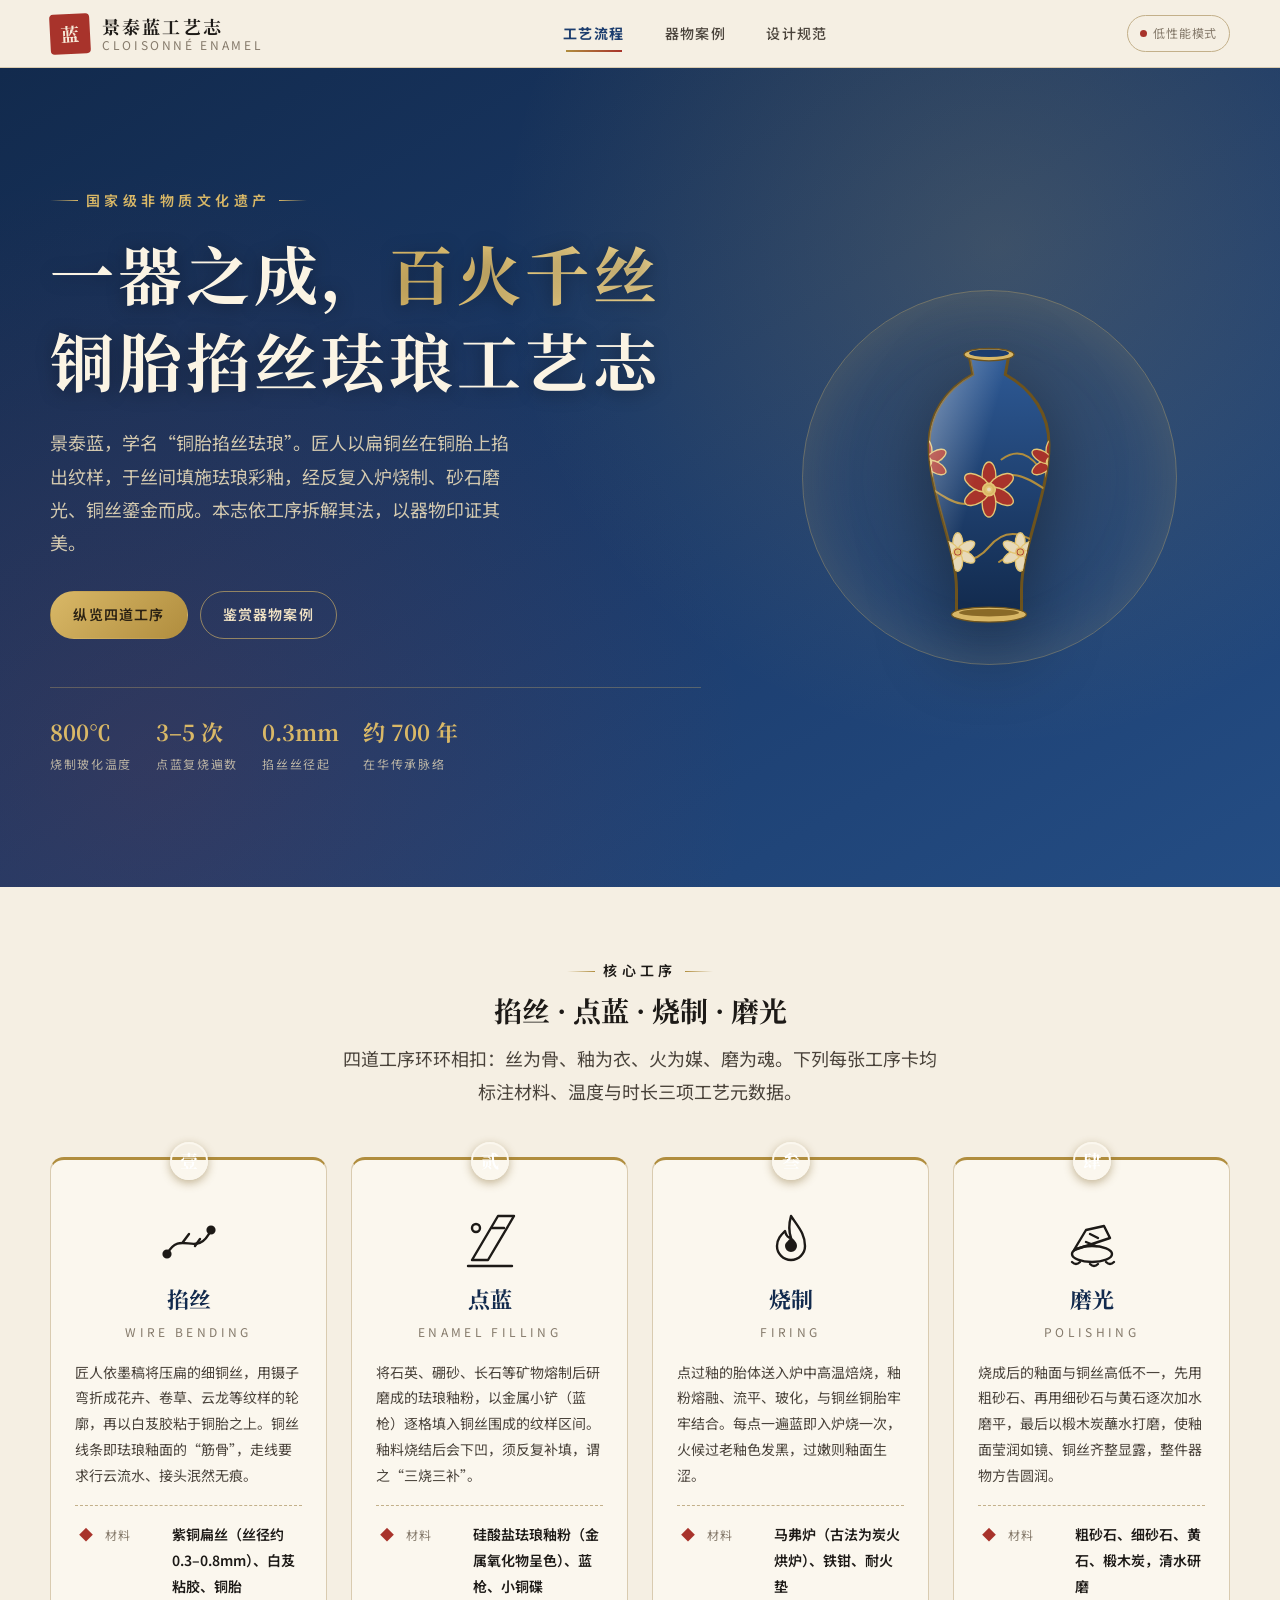
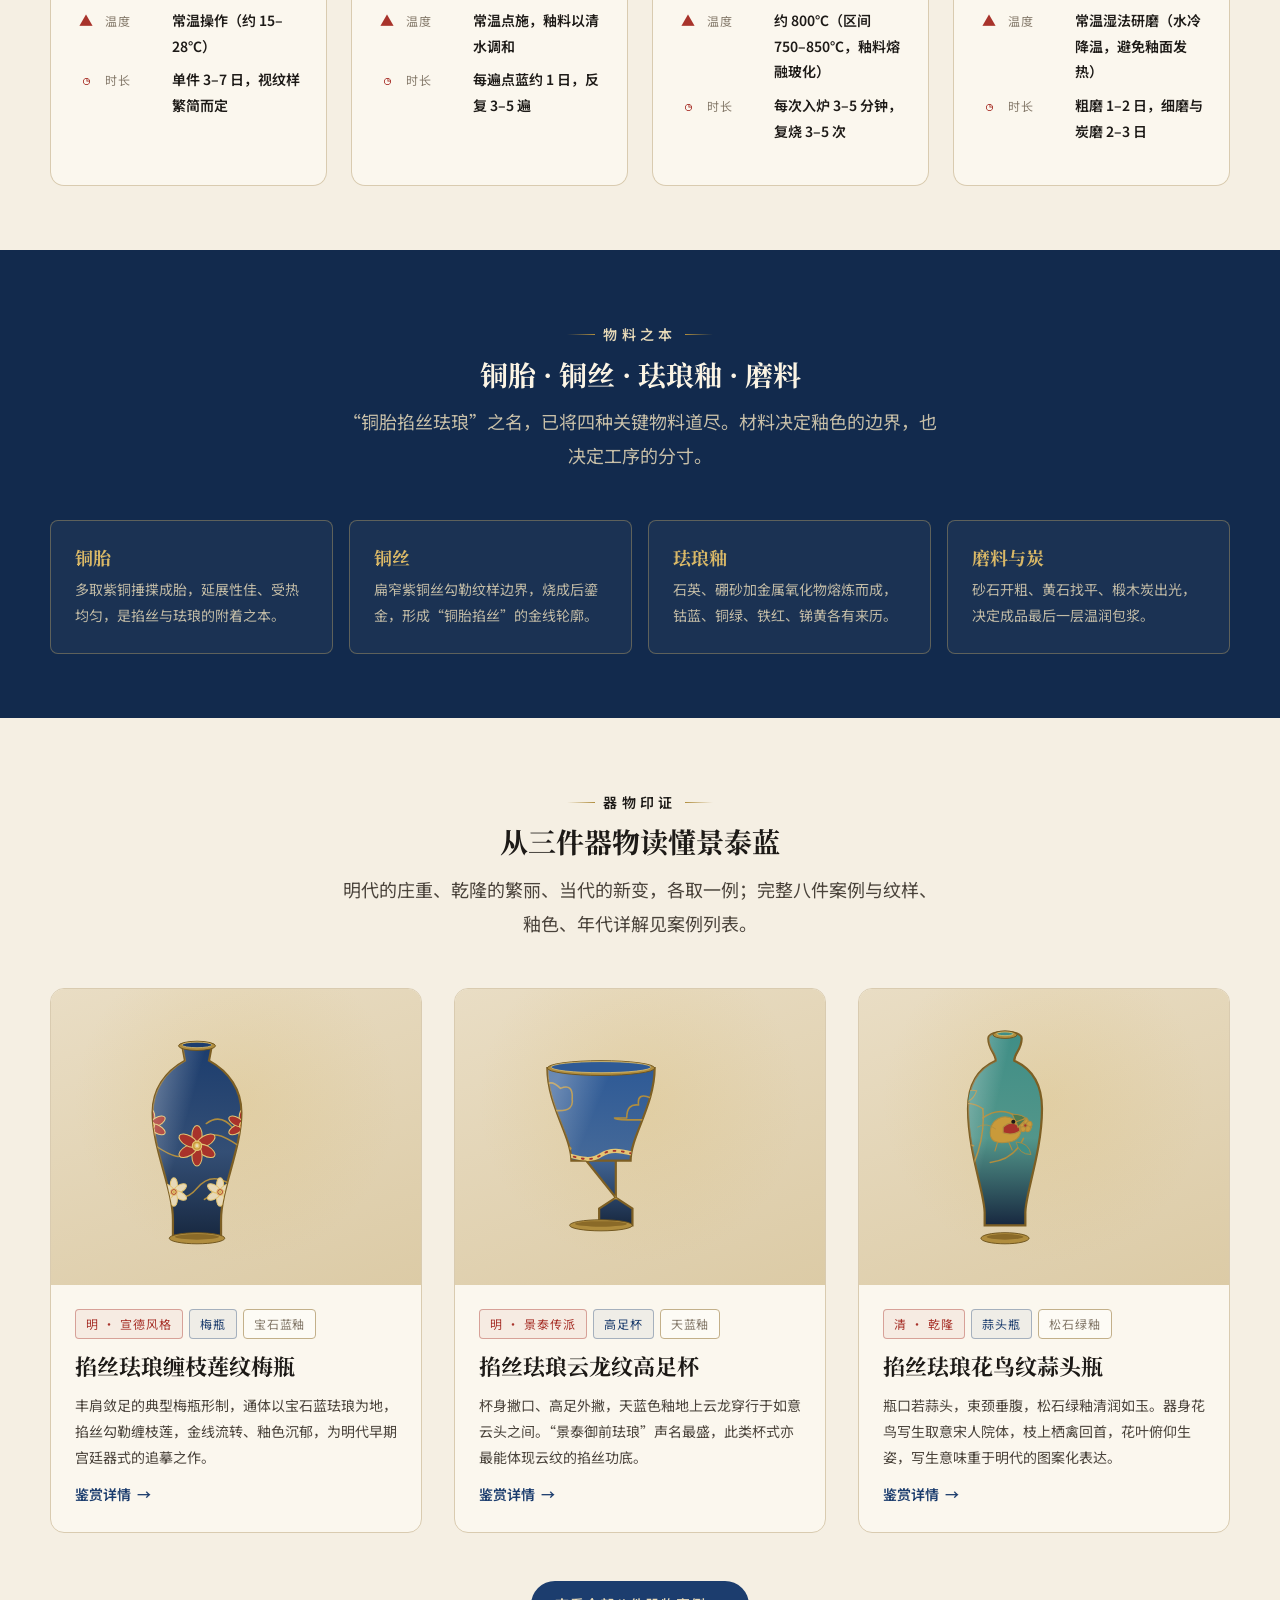
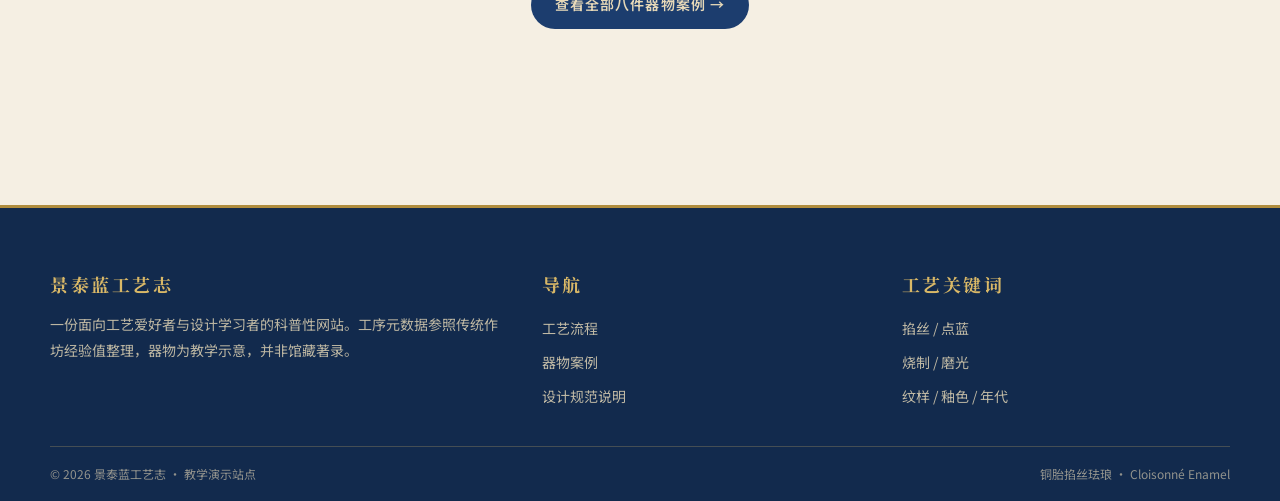
<file: index.html>
<!DOCTYPE html>
<html lang="zh-CN">
<head>
  <meta charset="UTF-8">
  <meta name="viewport" content="width=device-width, initial-scale=1.0">
  <title>景泰蓝 · 铜胎掐丝珐琅工艺志 | 首页</title>
  <meta name="description" content="系统介绍景泰蓝（铜胎掐丝珐琅）掐丝、点蓝、烧制、磨光四道核心工序，含材料、温度、时长工艺元数据与历代器物鉴赏。">
  <link rel="icon" href="data:image/svg+xml,%3Csvg xmlns='http://www.w3.org/2000/svg' viewBox='0 0 32 32'%3E%3Crect width='32' height='32' rx='5' fill='%23a8332b'/%3E%3Ctext x='16' y='23' font-size='20' text-anchor='middle' fill='%23f7ead8' font-family='serif' font-weight='bold'%3E蓝%3C/text%3E%3C/svg%3E">
  <link rel="preconnect" href="https://fonts.googleapis.com">
  <link rel="preconnect" href="https://fonts.gstatic.com" crossorigin>
  <link href="https://fonts.googleapis.com/css2?family=Noto+Serif+SC:wght@500;700;900&family=Noto+Sans+SC:wght@400;500;700&display=swap" rel="stylesheet">
  <link rel="stylesheet" href="assets/css/tokens.css">
  <link rel="stylesheet" href="assets/css/style.css">
</head>
<body>

  <!-- ============ 页眉 ============ -->
  <header class="site-header">
    <div class="container header-inner">
      <a class="brand" href="index.html" aria-label="景泰蓝工艺志首页">
        <span class="brand-seal" aria-hidden="true">蓝</span>
        <span class="brand-text">
          <strong>景泰蓝工艺志</strong>
          <small>CLOISONNÉ ENAMEL</small>
        </span>
      </a>
      <nav class="main-nav" id="mainNav" aria-label="主导航">
        <a href="index.html" aria-current="page">工艺流程</a>
        <a href="cases.html">器物案例</a>
        <a href="design-spec.html">设计规范</a>
      </nav>
      <div class="header-tools">
        <button type="button" class="perf-toggle" aria-pressed="false" title="切换低性能模式">
          <span class="dot" aria-hidden="true"></span><span class="perf-label">标准模式</span>
        </button>
        <button type="button" class="nav-toggle" aria-label="打开导航菜单" aria-expanded="false" aria-controls="mainNav">
          <span></span>
        </button>
      </div>
    </div>
  </header>

  <main>
    <!-- ============ 头图 ============ -->
    <section class="hero">
      <div class="container hero-inner">
        <div class="hero-copy reveal" data-reveal="left">
          <span class="eyebrow">国家级非物质文化遗产</span>
          <h1>一器之成，<em>百火千丝</em><br>铜胎掐丝珐琅工艺志</h1>
          <p class="lead">景泰蓝，学名“铜胎掐丝珐琅”。匠人以扁铜丝在铜胎上掐出纹样，于丝间填施珐琅彩釉，经反复入炉烧制、砂石磨光、铜丝鎏金而成。本志依工序拆解其法，以器物印证其美。</p>
          <div class="hero-actions">
            <a class="btn btn--gold" href="#process">纵览四道工序</a>
            <a class="btn btn--ghost" href="cases.html">鉴赏器物案例</a>
          </div>
          <div class="hero-meta">
            <div><b>800℃</b><span>烧制玻化温度</span></div>
            <div><b>3–5 次</b><span>点蓝复烧遍数</span></div>
            <div><b>0.3mm</b><span>掐丝丝径起</span></div>
            <div><b>约 700 年</b><span>在华传承脉络</span></div>
          </div>
        </div>
        <div class="hero-art reveal" data-reveal="zoom">
          <div class="vessel-stage" data-hero-art></div>
        </div>
      </div>
    </section>

    <!-- ============ 四道工序 ============ -->
    <section class="section" id="process">
      <div class="container">
        <header class="section-head reveal">
          <span class="eyebrow">核心工序</span>
          <h2 class="section-title">掐丝 · 点蓝 · 烧制 · 磨光</h2>
          <p class="section-lead">四道工序环环相扣：丝为骨、釉为衣、火为媒、磨为魂。下列每张工序卡均标注材料、温度与时长三项工艺元数据。</p>
        </header>
        <div class="process-track" data-process-track><!-- JS 渲染工序卡 --></div>
      </div>
    </section>

    <!-- ============ 材料带 ============ -->
    <section class="section materials-band">
      <div class="container">
        <header class="section-head reveal">
          <span class="eyebrow">物料之本</span>
          <h2 class="section-title">铜胎 · 铜丝 · 珐琅釉 · 磨料</h2>
          <p class="section-lead">“铜胎掐丝珐琅”之名，已将四种关键物料道尽。材料决定釉色的边界，也决定工序的分寸。</p>
        </header>
        <div class="material-grid" data-materials><!-- JS 渲染材料卡 --></div>
      </div>
    </section>

    <!-- ============ 精选器物 ============ -->
    <section class="section">
      <div class="container">
        <header class="section-head reveal">
          <span class="eyebrow">器物印证</span>
          <h2 class="section-title">从三件器物读懂景泰蓝</h2>
          <p class="section-lead">明代的庄重、乾隆的繁丽、当代的新变，各取一例；完整八件案例与纹样、釉色、年代详解见案例列表。</p>
        </header>
        <div class="case-grid" data-featured-grid><!-- JS 渲染前三件 --></div>
        <p style="text-align:center; margin-top:var(--space-7);" class="reveal">
          <a class="btn btn--primary" href="cases.html">查看全部八件器物案例 →</a>
        </p>
      </div>
    </section>
  </main>

  <!-- ============ 页脚 ============ -->
  <footer class="site-footer">
    <div class="container">
      <div class="footer-inner">
        <div>
          <h3>景泰蓝工艺志</h3>
          <p>一份面向工艺爱好者与设计学习者的科普性网站。工序元数据参照传统作坊经验值整理，器物为教学示意，并非馆藏著录。</p>
        </div>
        <nav aria-label="页脚导航">
          <h3>导航</h3>
          <a href="index.html">工艺流程</a>
          <a href="cases.html">器物案例</a>
          <a href="design-spec.html">设计规范说明</a>
        </nav>
        <div>
          <h3>工艺关键词</h3>
          <a href="index.html#process">掐丝 / 点蓝</a>
          <a href="index.html#process">烧制 / 磨光</a>
          <a href="cases.html">纹样 / 釉色 / 年代</a>
        </div>
      </div>
      <div class="footer-bottom">
        <span>© 2026 景泰蓝工艺志 · 教学演示站点</span>
        <span>铜胎掐丝珐琅 · Cloisonné Enamel</span>
      </div>
    </div>
  </footer>

  <script src="assets/js/data.js"></script>
  <script src="assets/js/svg.js"></script>
  <script src="assets/js/app.js"></script>
</body>
</html>
</file>
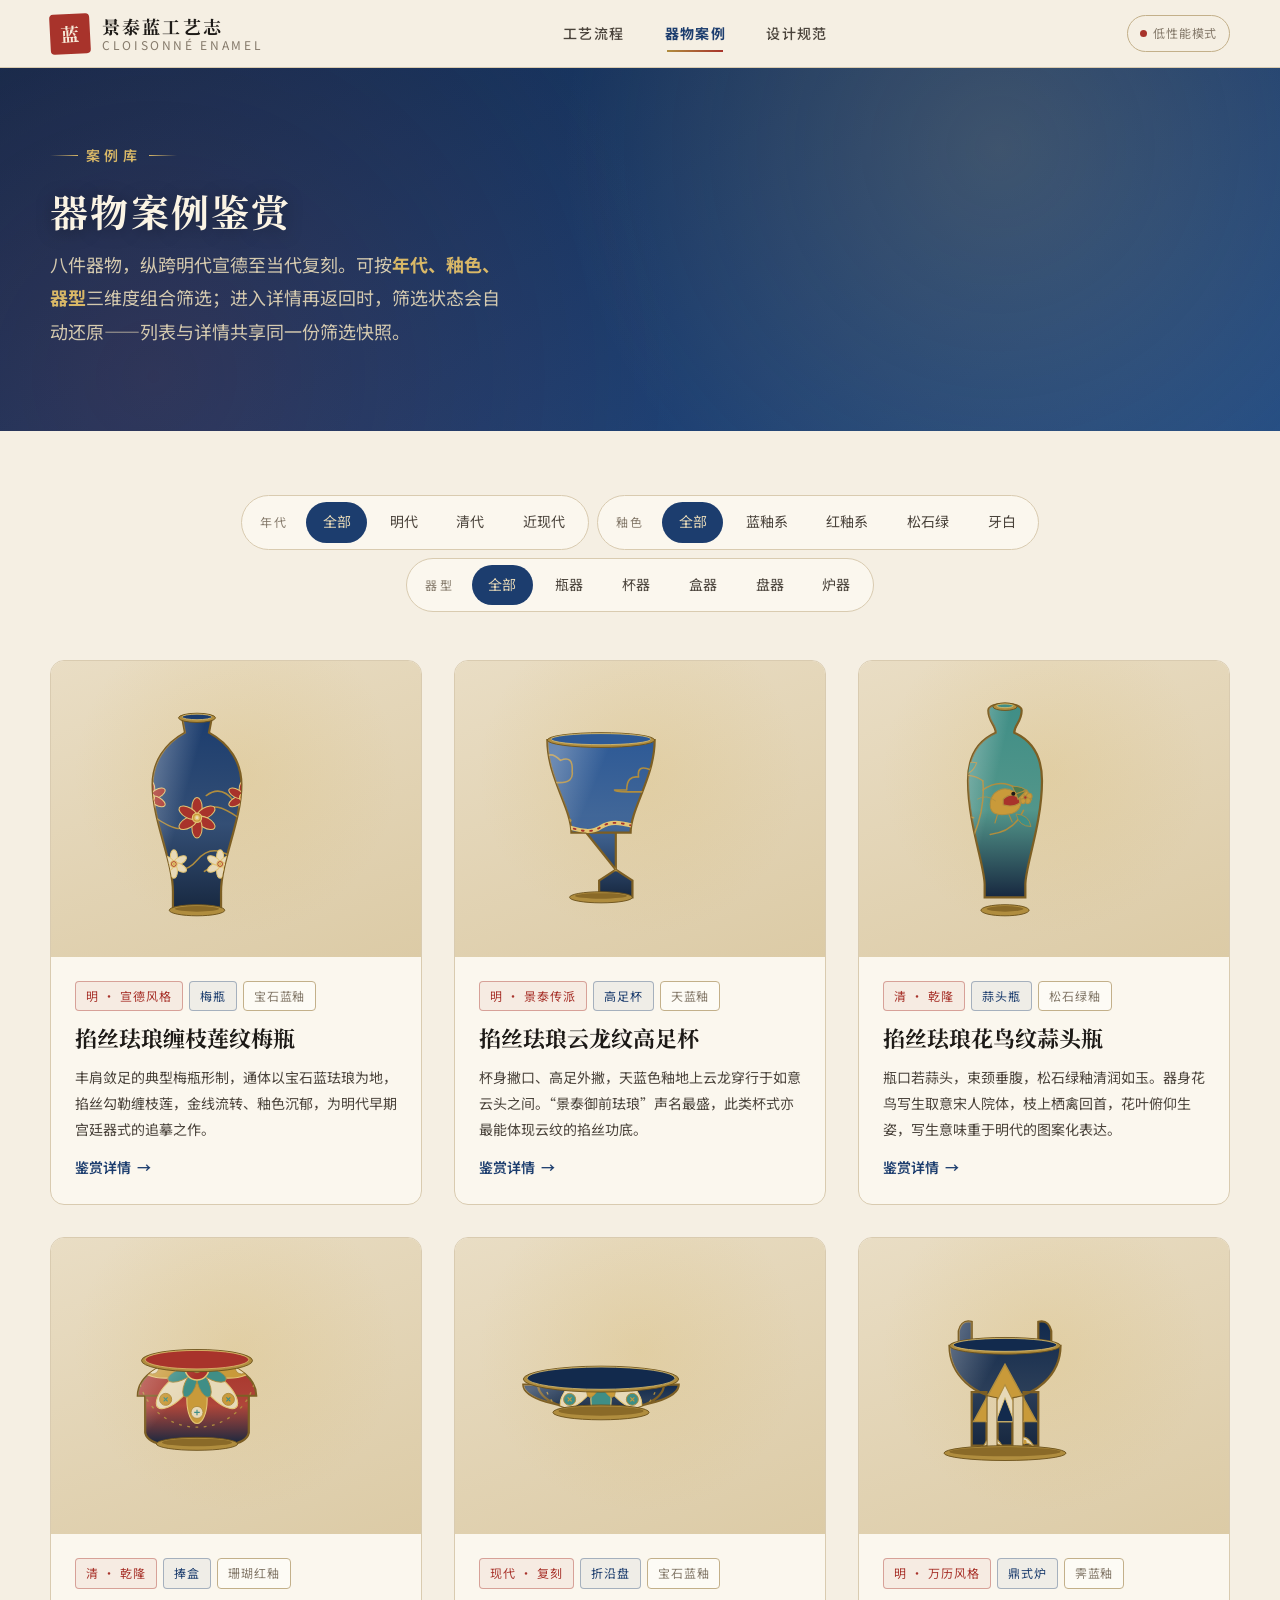
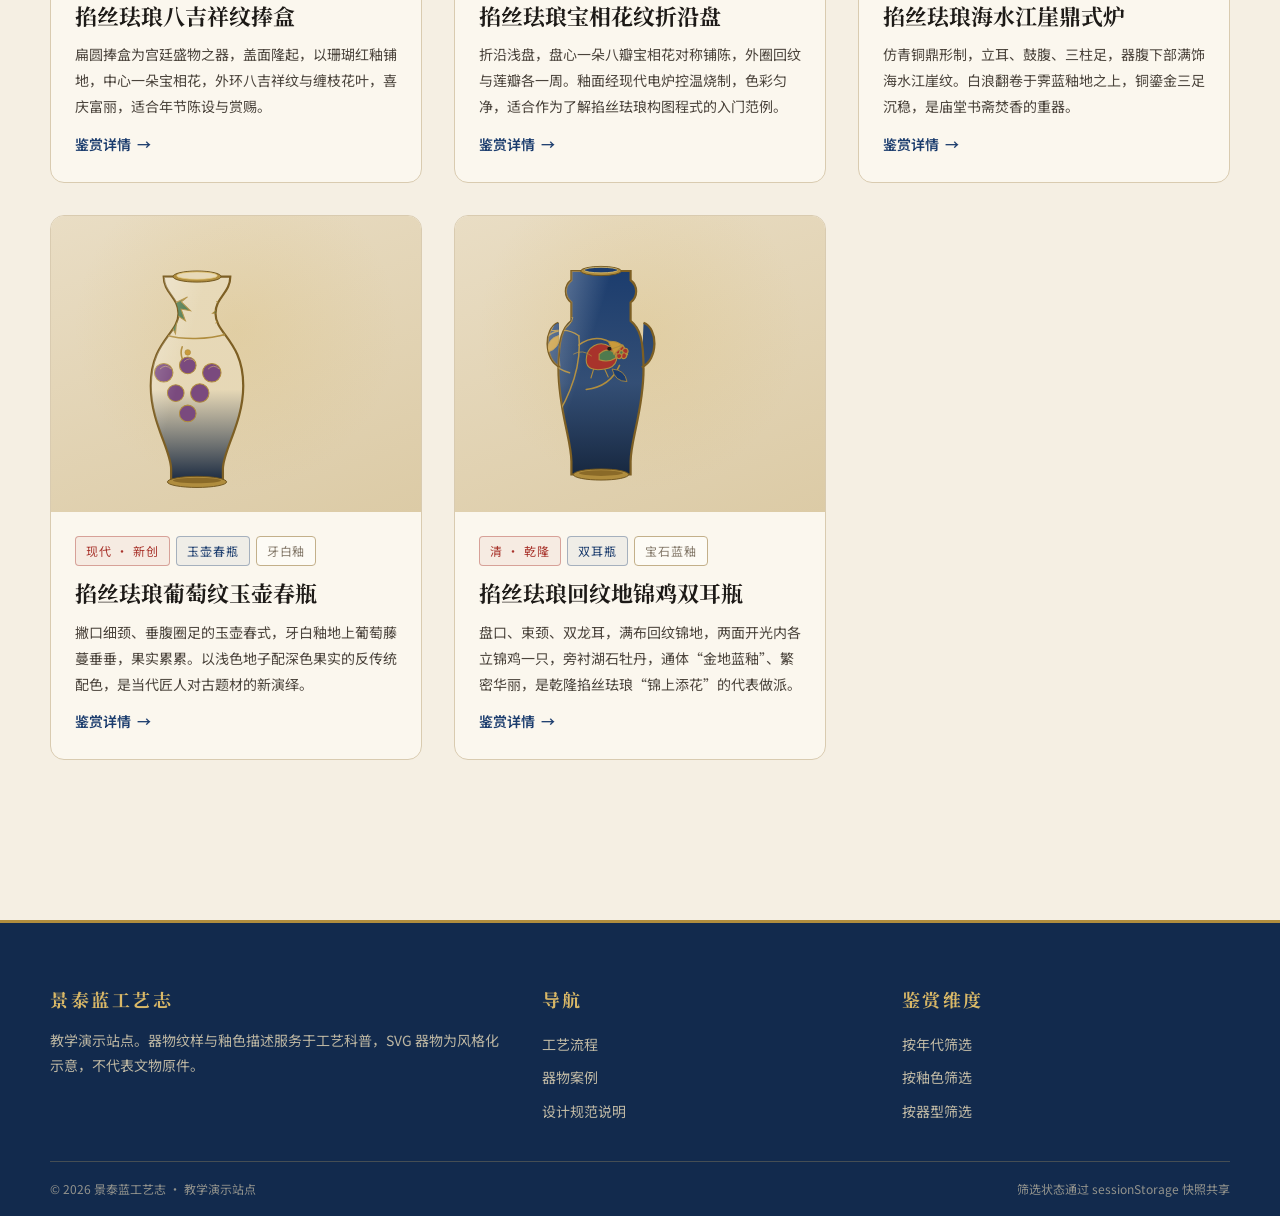
<file: cases.html>
<!DOCTYPE html>
<html lang="zh-CN">
<head>
  <meta charset="UTF-8">
  <meta name="viewport" content="width=device-width, initial-scale=1.0">
  <title>器物案例 · 景泰蓝工艺志</title>
  <meta name="description" content="八件景泰蓝器物案例，可按年代、釉色、器型筛选；每件详解纹样寓意、珐琅釉色配方特征与年代定位。">
  <link rel="icon" href="data:image/svg+xml,%3Csvg xmlns='http://www.w3.org/2000/svg' viewBox='0 0 32 32'%3E%3Crect width='32' height='32' rx='5' fill='%23a8332b'/%3E%3Ctext x='16' y='23' font-size='20' text-anchor='middle' fill='%23f7ead8' font-family='serif' font-weight='bold'%3E蓝%3C/text%3E%3C/svg%3E">
  <link rel="preconnect" href="https://fonts.googleapis.com">
  <link rel="preconnect" href="https://fonts.gstatic.com" crossorigin>
  <link href="https://fonts.googleapis.com/css2?family=Noto+Serif+SC:wght@500;700;900&family=Noto+Sans+SC:wght@400;500;700&display=swap" rel="stylesheet">
  <link rel="stylesheet" href="assets/css/tokens.css">
  <link rel="stylesheet" href="assets/css/style.css">
</head>
<body>

  <header class="site-header">
    <div class="container header-inner">
      <a class="brand" href="index.html">
        <span class="brand-seal" aria-hidden="true">蓝</span>
        <span class="brand-text">
          <strong>景泰蓝工艺志</strong>
          <small>CLOISONNÉ ENAMEL</small>
        </span>
      </a>
      <nav class="main-nav" id="mainNav" aria-label="主导航">
        <a href="index.html">工艺流程</a>
        <a href="cases.html" aria-current="page">器物案例</a>
        <a href="design-spec.html">设计规范</a>
      </nav>
      <div class="header-tools">
        <button type="button" class="perf-toggle" aria-pressed="false" title="切换低性能模式">
          <span class="dot" aria-hidden="true"></span><span class="perf-label">标准模式</span>
        </button>
        <button type="button" class="nav-toggle" aria-label="打开导航菜单" aria-expanded="false" aria-controls="mainNav">
          <span></span>
        </button>
      </div>
    </div>
  </header>

  <main>
    <!-- 页头 -->
    <section class="hero" style="padding: clamp(2.6rem,6vw,4.2rem) 0;">
      <div class="container">
        <div class="reveal">
          <span class="eyebrow">案例库</span>
          <h1 style="font-size:var(--fs-2xl); margin-bottom:var(--space-3);">器物案例鉴赏</h1>
          <p class="lead">八件器物，纵跨明代宣德至当代复刻。可按<b style="color:var(--color-gold-bright)">年代、釉色、器型</b>三维度组合筛选；进入详情再返回时，筛选状态会自动还原——列表与详情共享同一份筛选快照。</p>
        </div>
      </div>
    </section>

    <section class="section">
      <div class="container">
        <!-- 筛选条 -->
        <div class="filters reveal" data-filter-bar role="region" aria-label="案例筛选"><!-- JS 渲染 --></div>

        <!-- 案例网格 -->
        <div class="case-grid" data-case-grid><!-- JS 渲染 --></div>

        <!-- 无结果 -->
        <div class="no-result" role="status">
          <p style="font-size:var(--fs-md); margin-bottom:var(--space-2);">未找到符合当前筛选条件的器物</p>
          <p>请尝试放宽年代、釉色或器型条件。</p>
        </div>
      </div>
    </section>
  </main>

  <footer class="site-footer">
    <div class="container">
      <div class="footer-inner">
        <div>
          <h3>景泰蓝工艺志</h3>
          <p>教学演示站点。器物纹样与釉色描述服务于工艺科普，SVG 器物为风格化示意，不代表文物原件。</p>
        </div>
        <nav aria-label="页脚导航">
          <h3>导航</h3>
          <a href="index.html">工艺流程</a>
          <a href="cases.html">器物案例</a>
          <a href="design-spec.html">设计规范说明</a>
        </nav>
        <div>
          <h3>鉴赏维度</h3>
          <a href="cases.html">按年代筛选</a>
          <a href="cases.html">按釉色筛选</a>
          <a href="cases.html">按器型筛选</a>
        </div>
      </div>
      <div class="footer-bottom">
        <span>© 2026 景泰蓝工艺志 · 教学演示站点</span>
        <span>筛选状态通过 sessionStorage 快照共享</span>
      </div>
    </div>
  </footer>

  <script src="assets/js/data.js"></script>
  <script src="assets/js/svg.js"></script>
  <script src="assets/js/app.js"></script>
</body>
</html>
</file>
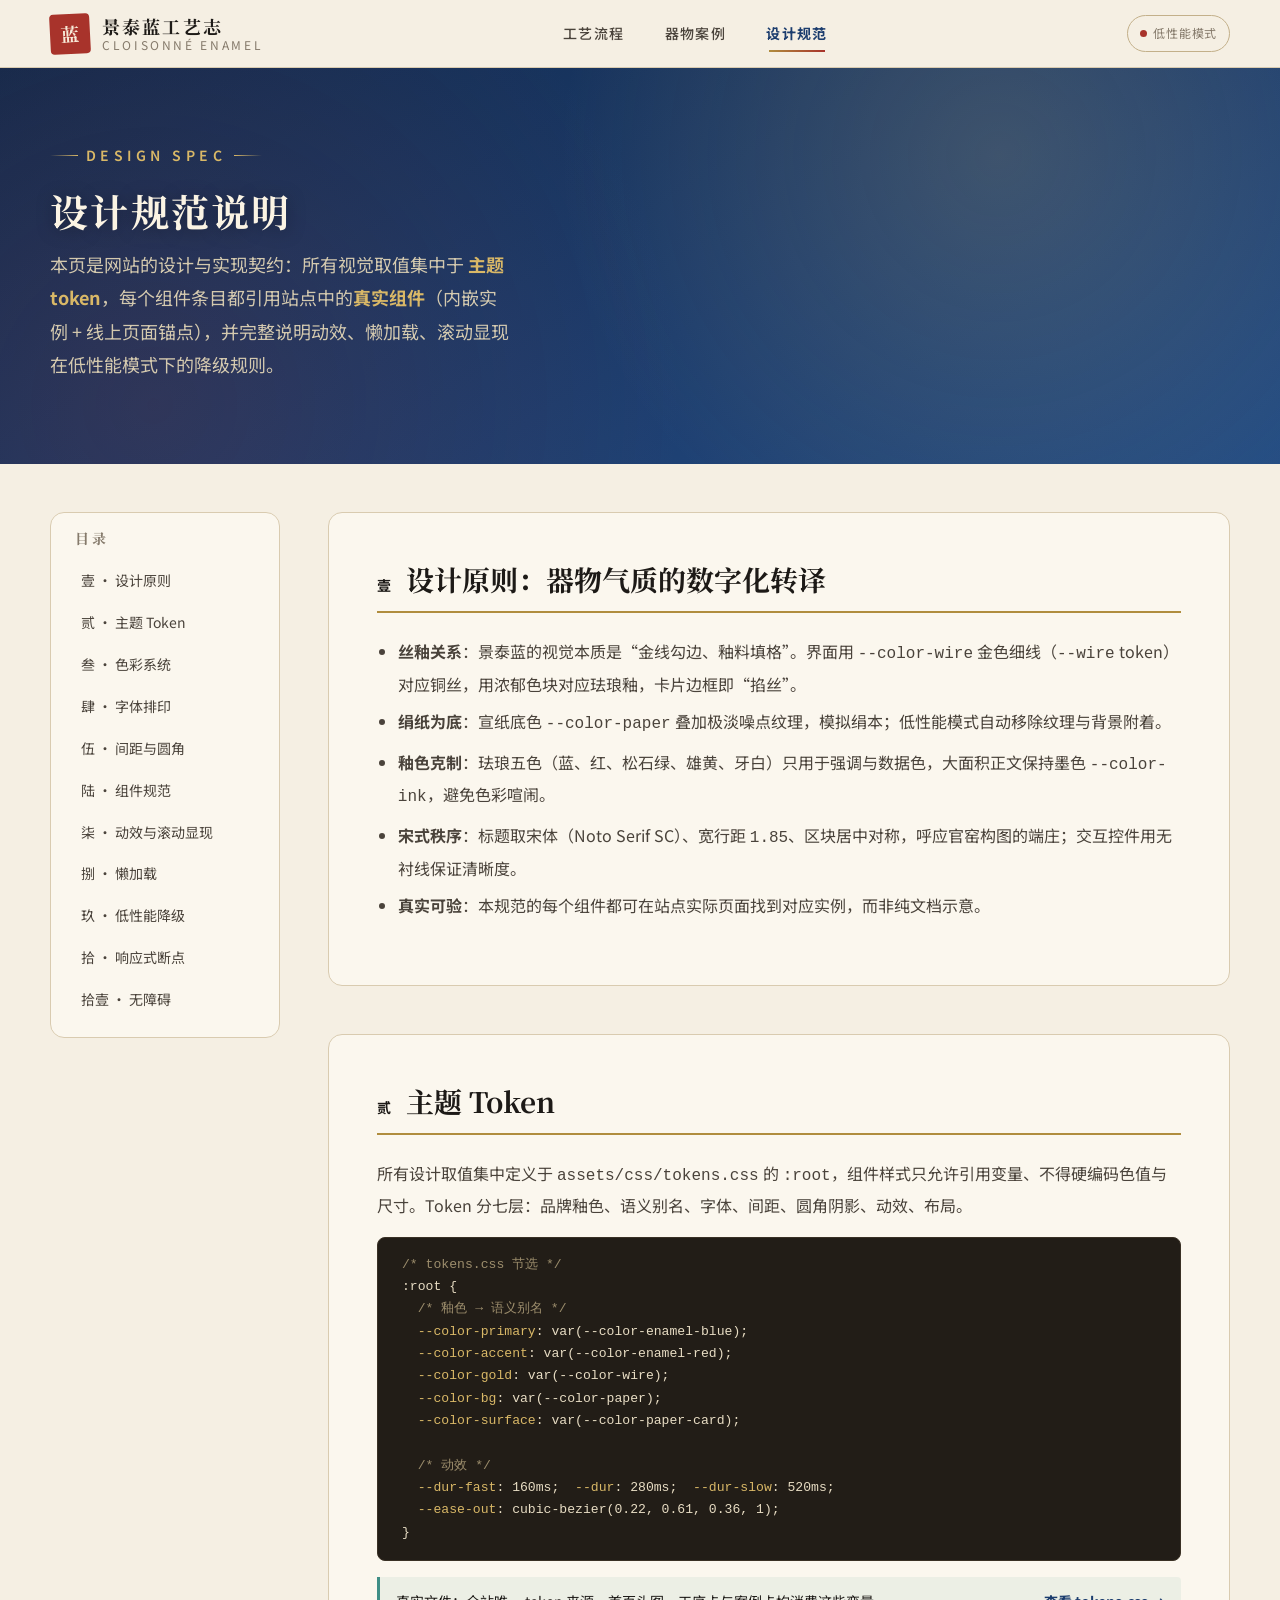
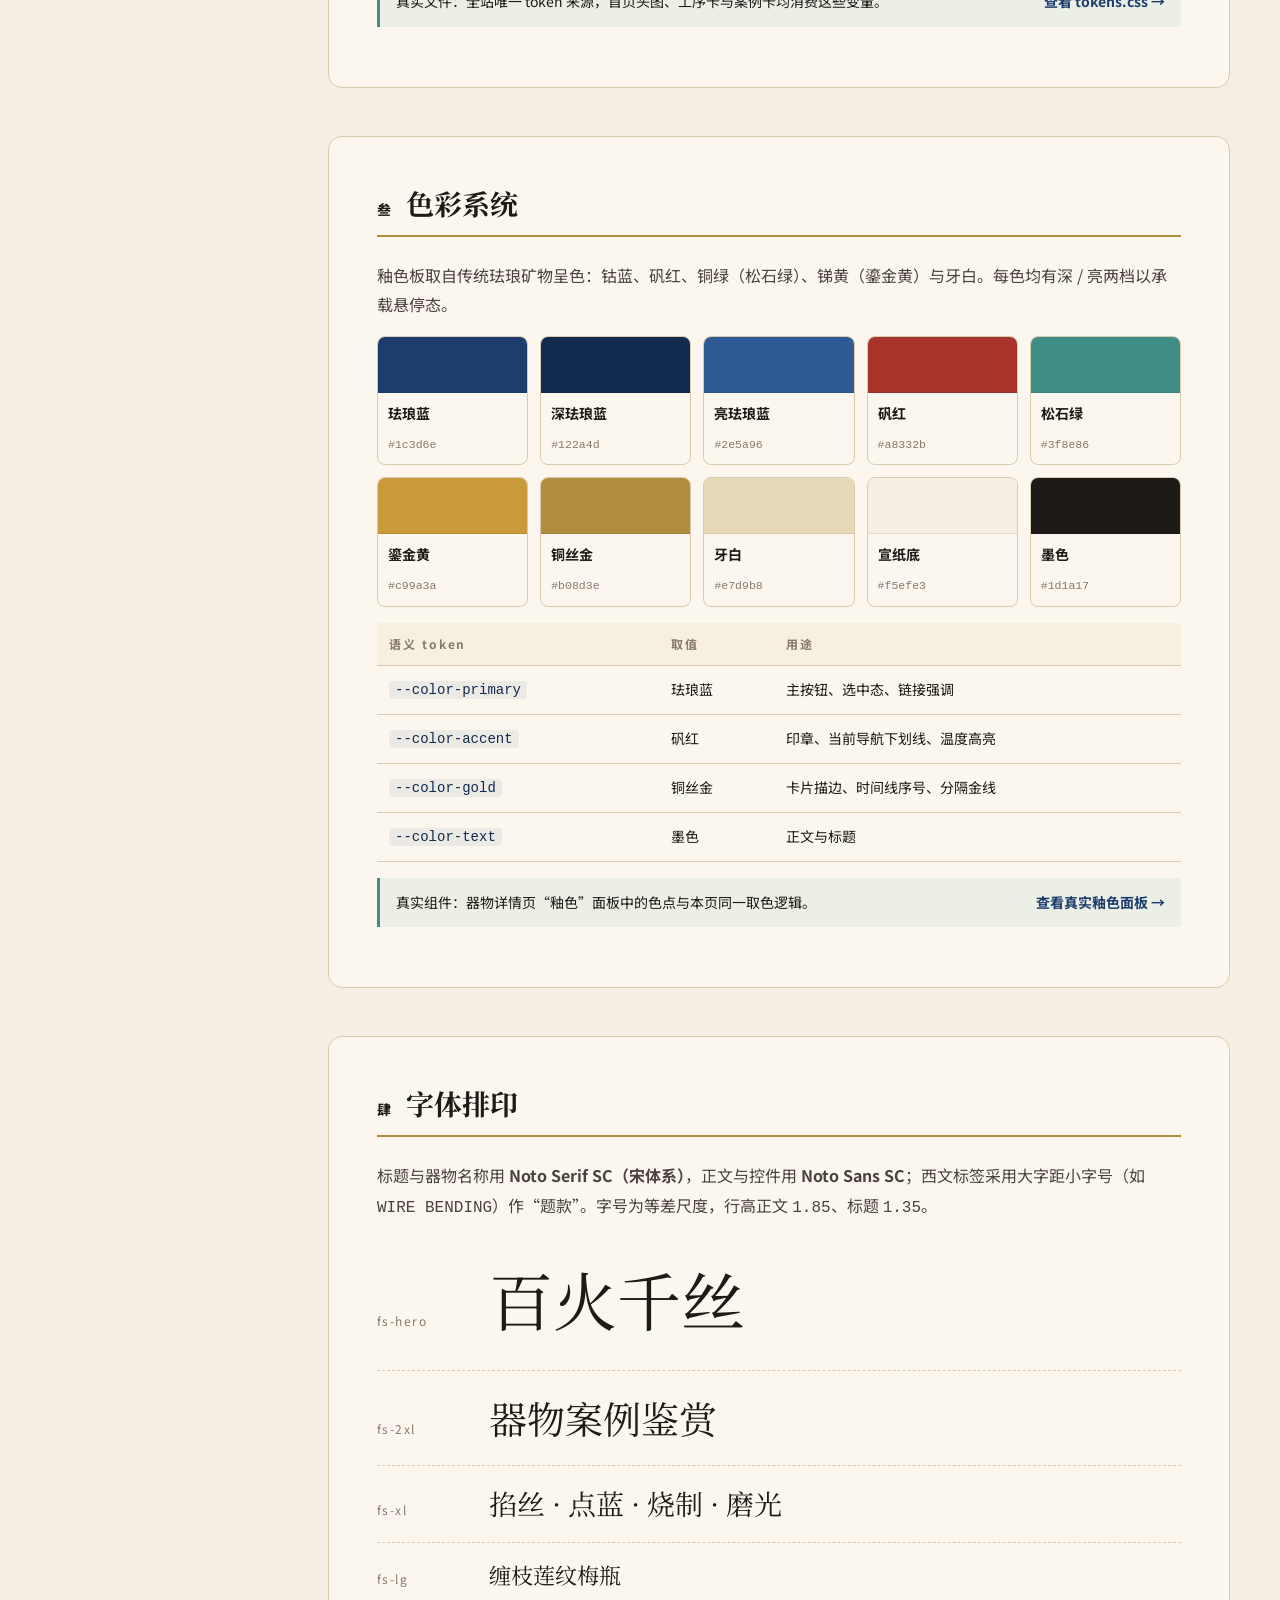
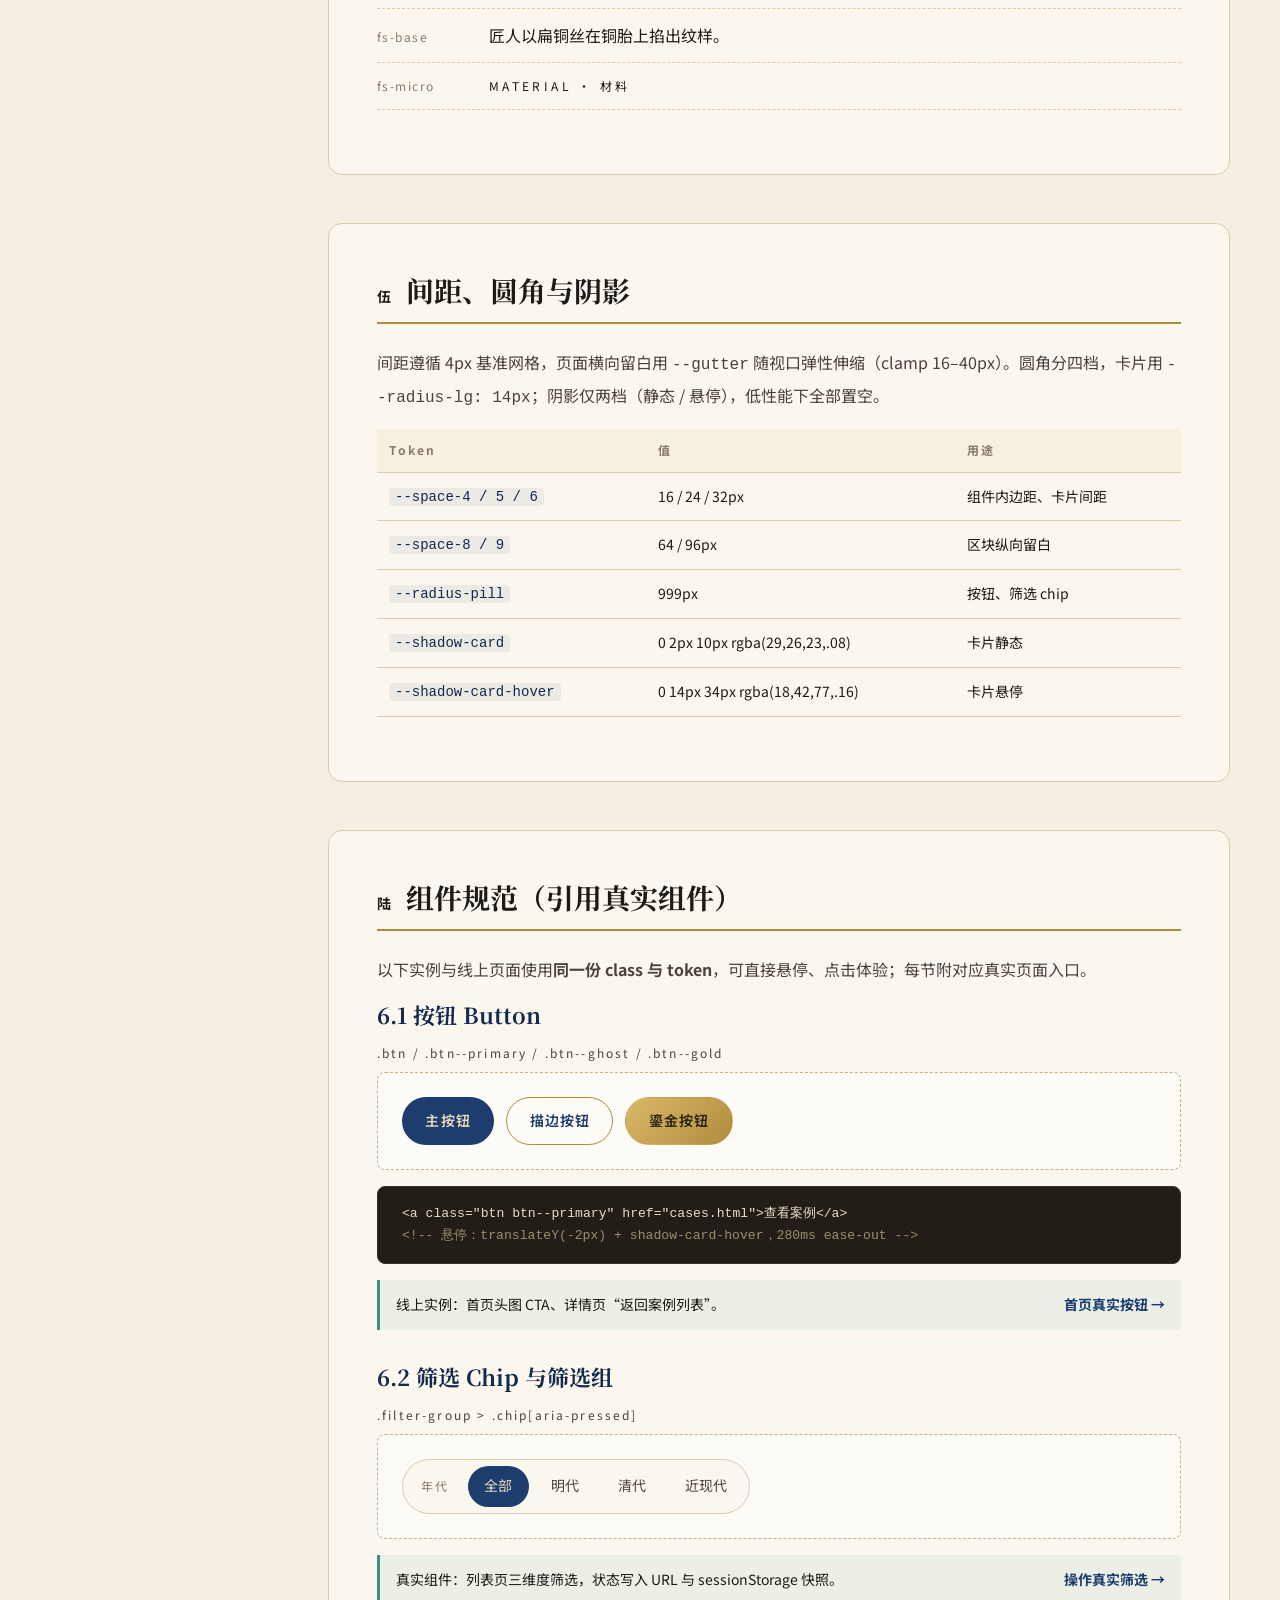
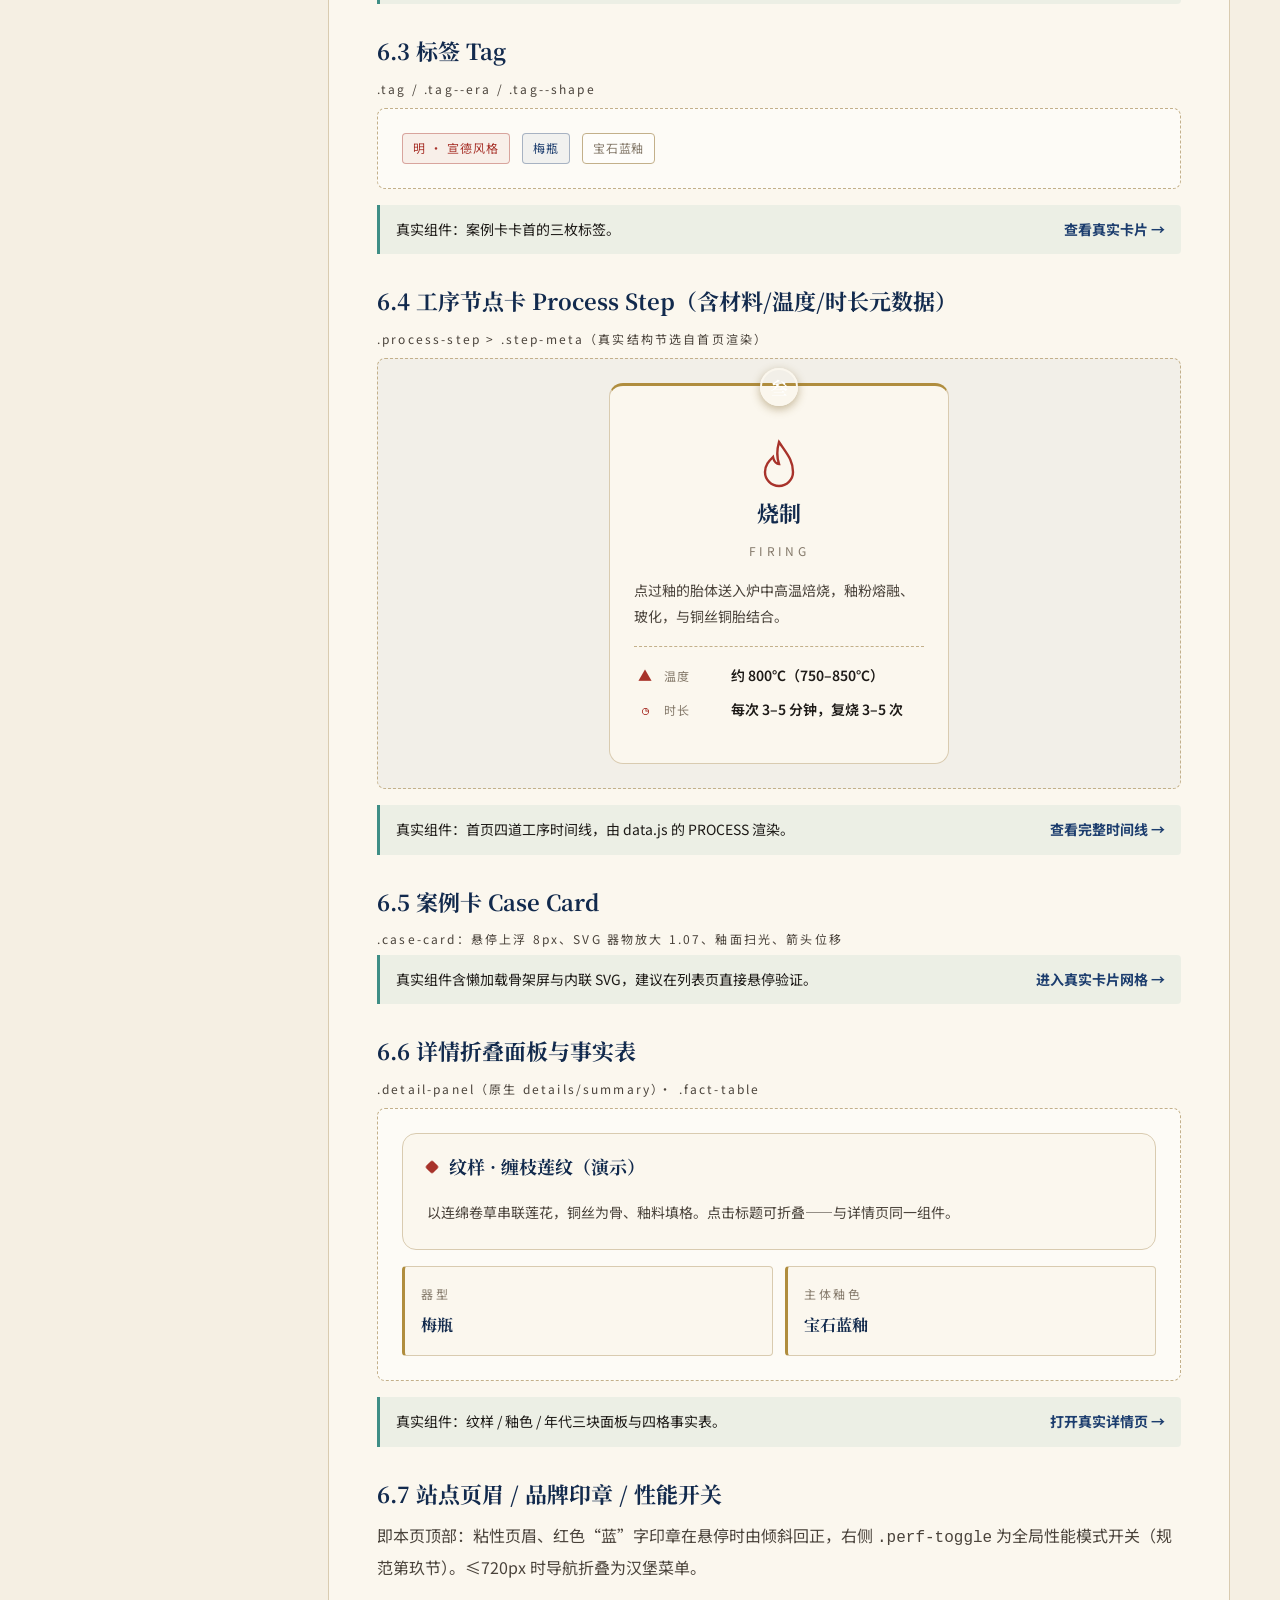
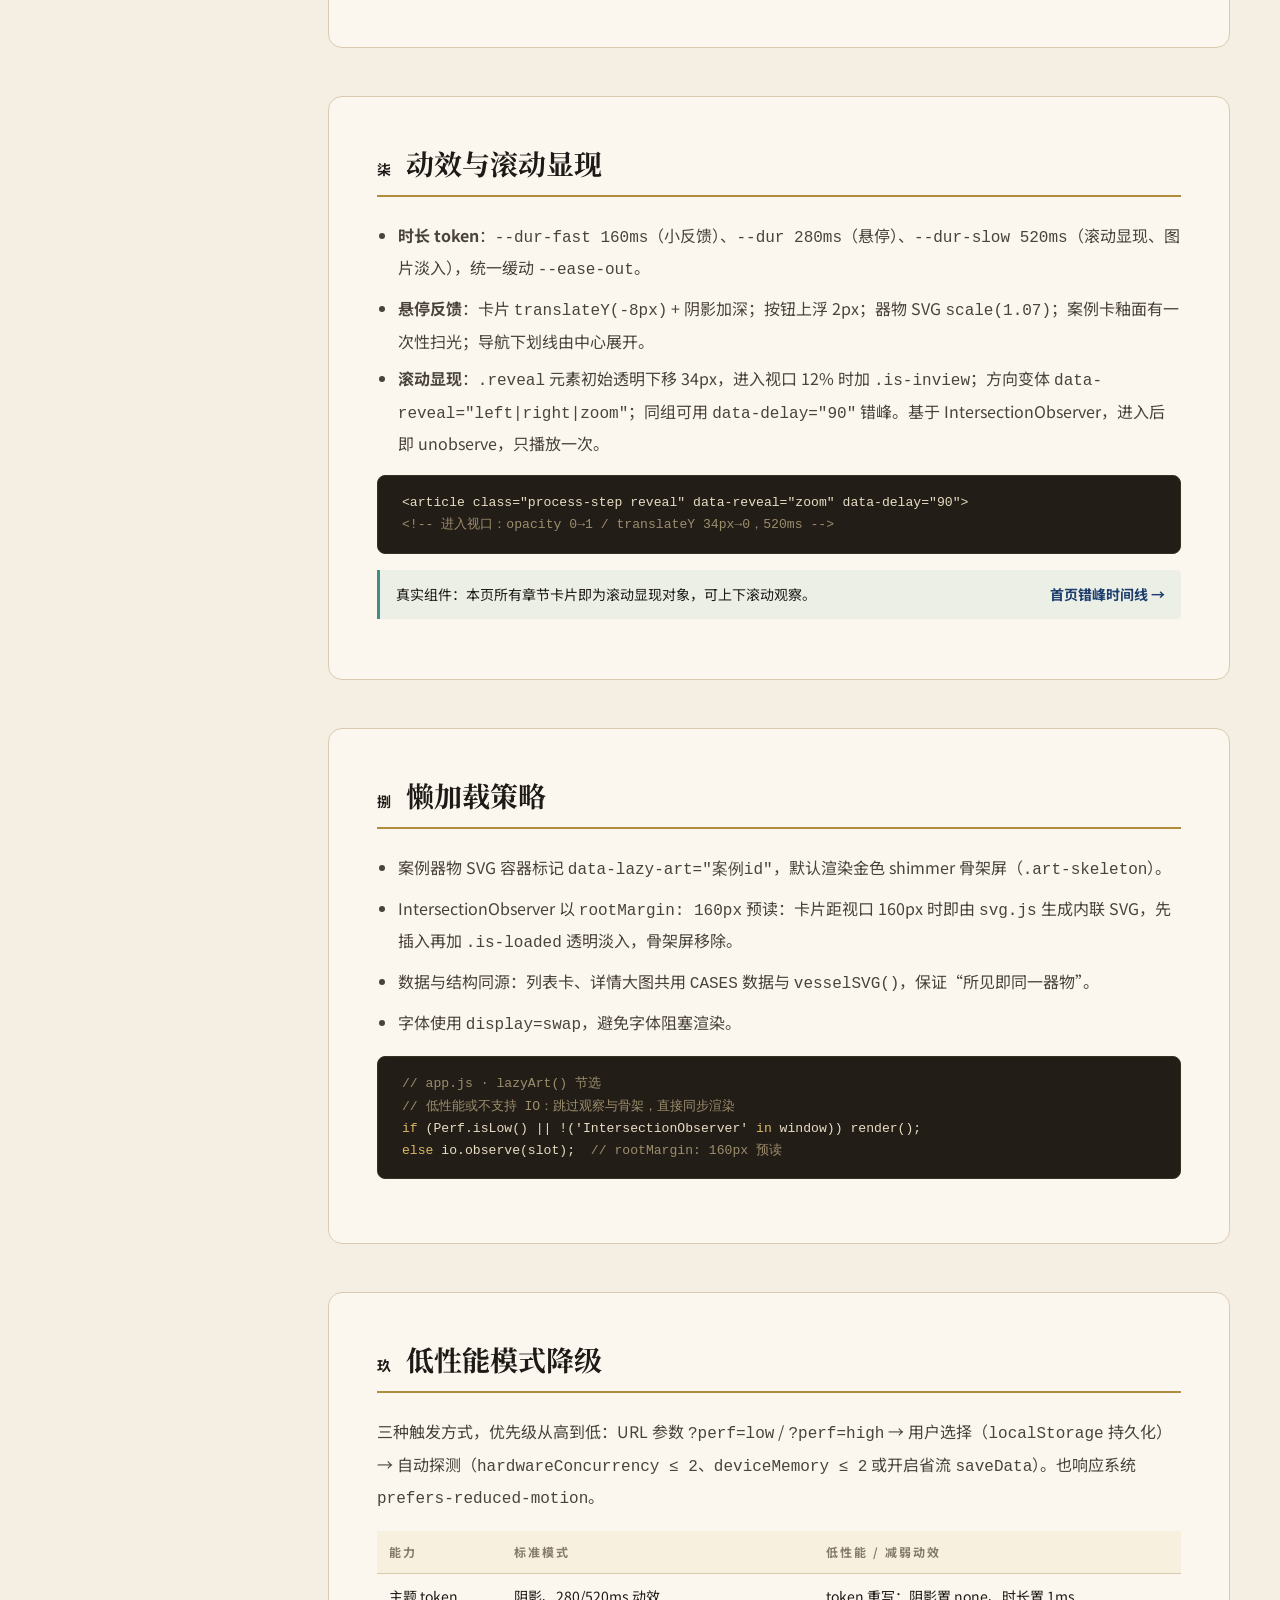
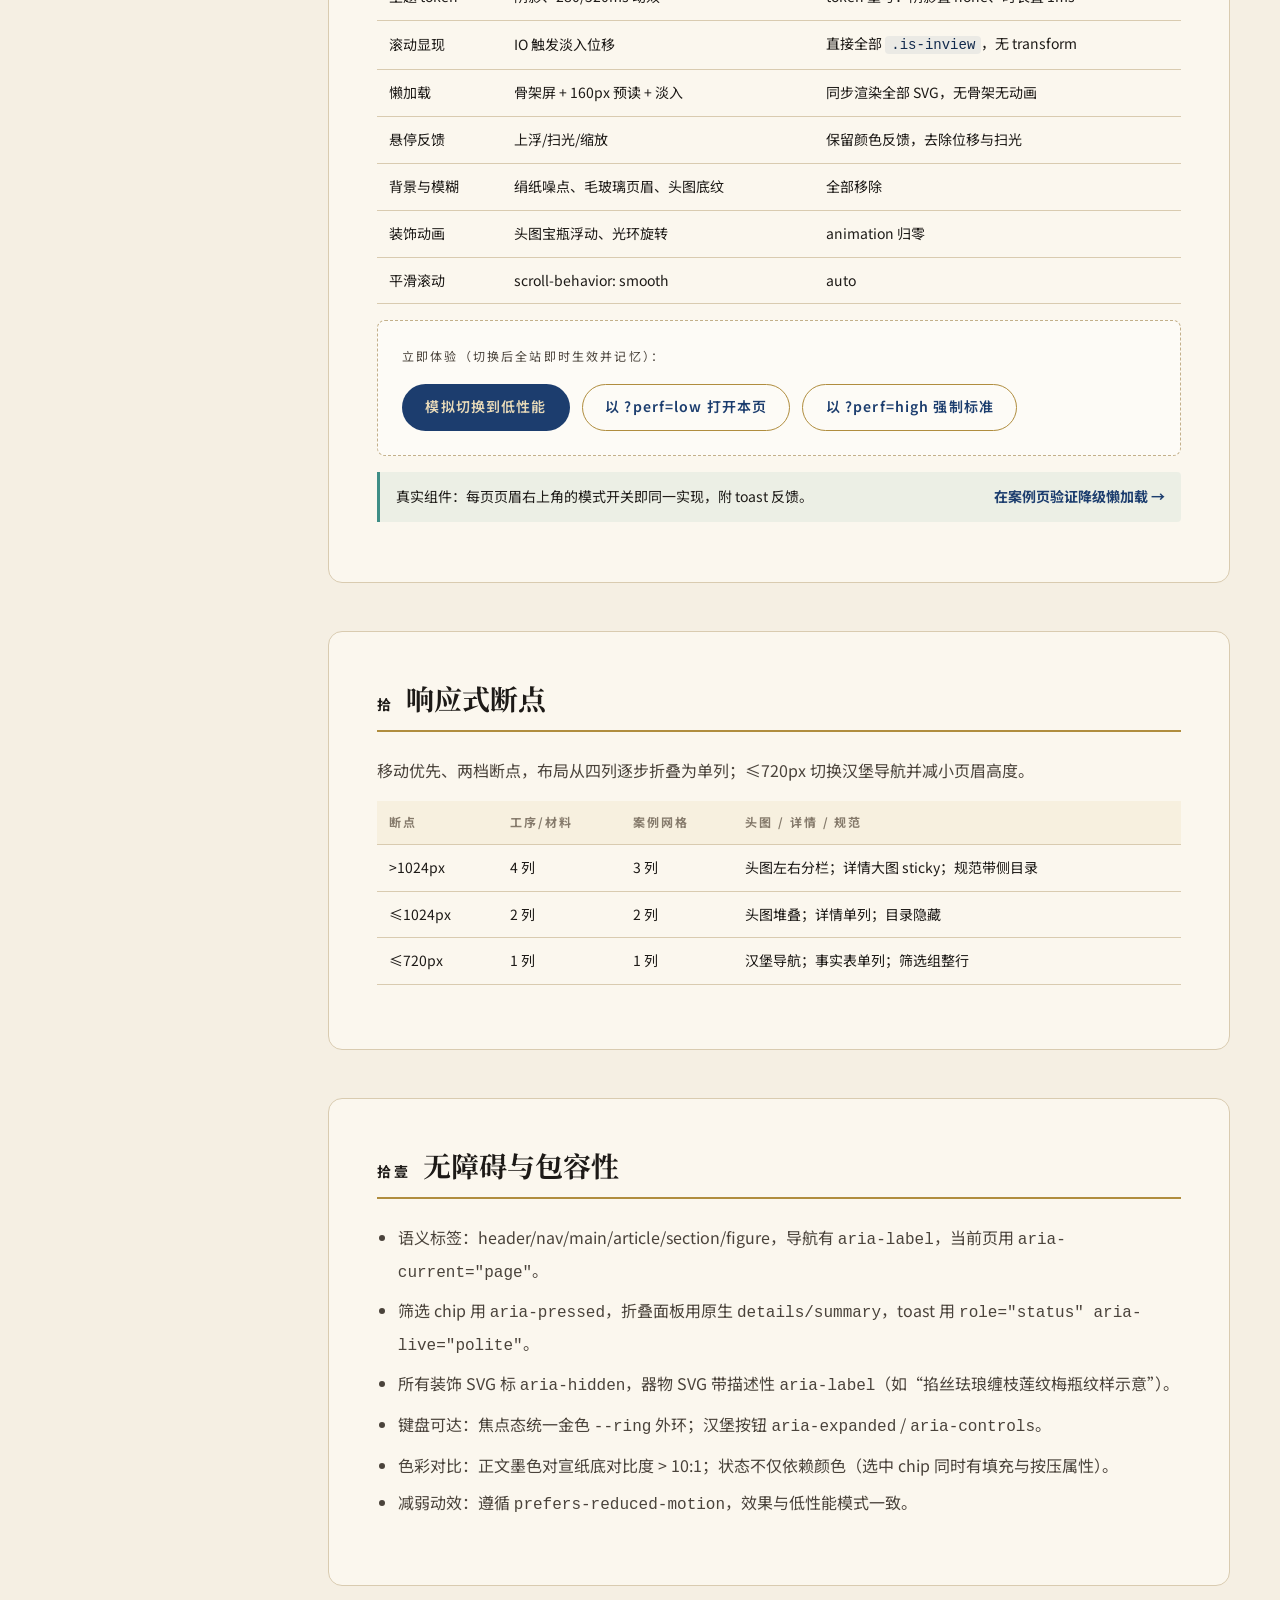
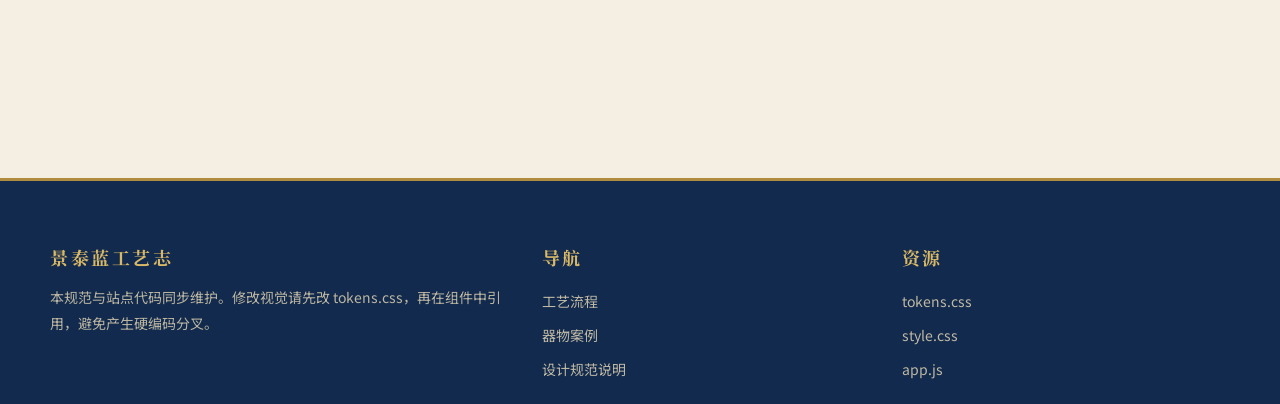
<file: design-spec.html>
<!DOCTYPE html>
<html lang="zh-CN">
<head>
  <meta charset="UTF-8">
  <meta name="viewport" content="width=device-width, initial-scale=1.0">
  <title>设计规范说明 · 景泰蓝工艺志</title>
  <meta name="description" content="景泰蓝工艺网站设计规范：主题 token、组件、动效、响应式断点、懒加载与滚动显现的低性能降级策略。">
  <link rel="icon" href="data:image/svg+xml,%3Csvg xmlns='http://www.w3.org/2000/svg' viewBox='0 0 32 32'%3E%3Crect width='32' height='32' rx='5' fill='%23a8332b'/%3E%3Ctext x='16' y='23' font-size='20' text-anchor='middle' fill='%23f7ead8' font-family='serif' font-weight='bold'%3E蓝%3C/text%3E%3C/svg%3E">
  <link rel="preconnect" href="https://fonts.googleapis.com">
  <link rel="preconnect" href="https://fonts.gstatic.com" crossorigin>
  <link href="https://fonts.googleapis.com/css2?family=Noto+Serif+SC:wght@500;700;900&family=Noto+Sans+SC:wght@400;500;700&display=swap" rel="stylesheet">
  <link rel="stylesheet" href="assets/css/tokens.css">
  <link rel="stylesheet" href="assets/css/style.css">
</head>
<body>

  <header class="site-header">
    <div class="container header-inner">
      <a class="brand" href="index.html">
        <span class="brand-seal" aria-hidden="true">蓝</span>
        <span class="brand-text">
          <strong>景泰蓝工艺志</strong>
          <small>CLOISONNÉ ENAMEL</small>
        </span>
      </a>
      <nav class="main-nav" id="mainNav" aria-label="主导航">
        <a href="index.html">工艺流程</a>
        <a href="cases.html">器物案例</a>
        <a href="design-spec.html" aria-current="page">设计规范</a>
      </nav>
      <div class="header-tools">
        <button type="button" class="perf-toggle" aria-pressed="false" title="切换低性能模式">
          <span class="dot" aria-hidden="true"></span><span class="perf-label">标准模式</span>
        </button>
        <button type="button" class="nav-toggle" aria-label="打开导航菜单" aria-expanded="false" aria-controls="mainNav">
          <span></span>
        </button>
      </div>
    </div>
  </header>

  <main>
    <section class="hero" style="padding: clamp(2.6rem,6vw,4.2rem) 0;">
      <div class="container reveal">
        <span class="eyebrow">DESIGN SPEC</span>
        <h1 style="font-size:var(--fs-2xl); margin-bottom:var(--space-3);">设计规范说明</h1>
        <p class="lead">本页是网站的设计与实现契约：所有视觉取值集中于 <b style="color:var(--color-gold-bright)">主题 token</b>，每个组件条目都引用站点中的<b style="color:var(--color-gold-bright)">真实组件</b>（内嵌实例 + 线上页面锚点），并完整说明动效、懒加载、滚动显现在低性能模式下的降级规则。</p>
      </div>
    </section>

    <div class="container spec-layout">
      <!-- 目录 -->
      <aside class="spec-toc" aria-label="规范目录">
        <h2>目录</h2>
        <a href="#sec-principle">壹 · 设计原则</a>
        <a href="#sec-token">贰 · 主题 Token</a>
        <a href="#sec-color">叁 · 色彩系统</a>
        <a href="#sec-type">肆 · 字体排印</a>
        <a href="#sec-spacing">伍 · 间距与圆角</a>
        <a href="#sec-components">陆 · 组件规范</a>
        <a href="#sec-motion">柒 · 动效与滚动显现</a>
        <a href="#sec-lazy">捌 · 懒加载</a>
        <a href="#sec-perf">玖 · 低性能降级</a>
        <a href="#sec-responsive">拾 · 响应式断点</a>
        <a href="#sec-a11y">拾壹 · 无障碍</a>
      </aside>

      <article class="spec-doc">

        <!-- 壹 原则 -->
        <section class="spec-section reveal" id="sec-principle">
          <h2><span class="no">壹</span>设计原则：器物气质的数字化转译</h2>
          <ul>
            <li><b>丝釉关系</b>：景泰蓝的视觉本质是“金线勾边、釉料填格”。界面用 <code>--color-wire</code> 金色细线（<code>--wire</code> token）对应铜丝，用浓郁色块对应珐琅釉，卡片边框即“掐丝”。</li>
            <li><b>绢纸为底</b>：宣纸底色 <code>--color-paper</code> 叠加极淡噪点纹理，模拟绢本；低性能模式自动移除纹理与背景附着。</li>
            <li><b>釉色克制</b>：珐琅五色（蓝、红、松石绿、雄黄、牙白）只用于强调与数据色，大面积正文保持墨色 <code>--color-ink</code>，避免色彩喧闹。</li>
            <li><b>宋式秩序</b>：标题取宋体（Noto Serif SC）、宽行距 <code>1.85</code>、区块居中对称，呼应官窑构图的端庄；交互控件用无衬线保证清晰度。</li>
            <li><b>真实可验</b>：本规范的每个组件都可在站点实际页面找到对应实例，而非纯文档示意。</li>
          </ul>
        </section>

        <!-- 贰 Token -->
        <section class="spec-section reveal" id="sec-token">
          <h2><span class="no">贰</span>主题 Token</h2>
          <p>所有设计取值集中定义于 <code>assets/css/tokens.css</code> 的 <code>:root</code>，组件样式只允许引用变量、不得硬编码色值与尺寸。Token 分七层：品牌釉色、语义别名、字体、间距、圆角阴影、动效、布局。</p>
          <pre class="code-block"><code><span class="tok-c">/* tokens.css 节选 */</span>
:root {
  <span class="tok-c">/* 釉色 → 语义别名 */</span>
  <span class="tok-v">--color-primary</span>: var(--color-enamel-blue);
  <span class="tok-v">--color-accent</span>: var(--color-enamel-red);
  <span class="tok-v">--color-gold</span>: var(--color-wire);
  <span class="tok-v">--color-bg</span>: var(--color-paper);
  <span class="tok-v">--color-surface</span>: var(--color-paper-card);

  <span class="tok-c">/* 动效 */</span>
  <span class="tok-v">--dur-fast</span>: 160ms;  <span class="tok-v">--dur</span>: 280ms;  <span class="tok-v">--dur-slow</span>: 520ms;
  <span class="tok-v">--ease-out</span>: cubic-bezier(0.22, 0.61, 0.36, 1);
}</code></pre>
          <div class="live-ref">
            <span>真实文件：全站唯一 token 来源，首页头图、工序卡与案例卡均消费这些变量。</span>
            <a href="assets/css/tokens.css">查看 tokens.css →</a>
          </div>
        </section>

        <!-- 叁 色彩 -->
        <section class="spec-section reveal" id="sec-color">
          <h2><span class="no">叁</span>色彩系统</h2>
          <p>釉色板取自传统珐琅矿物呈色：钴蓝、矾红、铜绿（松石绿）、锑黄（鎏金黄）与牙白。每色均有深 / 亮两档以承载悬停态。</p>
          <div class="swatch-grid">
            <div class="swatch-tile"><i style="background:#1c3d6e"></i><div class="sw-meta"><b>珐琅蓝</b><code>#1c3d6e</code></div></div>
            <div class="swatch-tile"><i style="background:#122a4d"></i><div class="sw-meta"><b>深珐琅蓝</b><code>#122a4d</code></div></div>
            <div class="swatch-tile"><i style="background:#2e5a96"></i><div class="sw-meta"><b>亮珐琅蓝</b><code>#2e5a96</code></div></div>
            <div class="swatch-tile"><i style="background:#a8332b"></i><div class="sw-meta"><b>矾红</b><code>#a8332b</code></div></div>
            <div class="swatch-tile"><i style="background:#3f8e86"></i><div class="sw-meta"><b>松石绿</b><code>#3f8e86</code></div></div>
            <div class="swatch-tile"><i style="background:#c99a3a"></i><div class="sw-meta"><b>鎏金黄</b><code>#c99a3a</code></div></div>
            <div class="swatch-tile"><i style="background:#b08d3e"></i><div class="sw-meta"><b>铜丝金</b><code>#b08d3e</code></div></div>
            <div class="swatch-tile"><i style="background:#e7d9b8"></i><div class="sw-meta"><b>牙白</b><code>#e7d9b8</code></div></div>
            <div class="swatch-tile"><i style="background:#f5efe3"></i><div class="sw-meta"><b>宣纸底</b><code>#f5efe3</code></div></div>
            <div class="swatch-tile"><i style="background:#1d1a17"></i><div class="sw-meta"><b>墨色</b><code>#1d1a17</code></div></div>
          </div>
          <table class="token-table">
            <thead><tr><th>语义 token</th><th>取值</th><th>用途</th></tr></thead>
            <tbody>
              <tr><td><code>--color-primary</code></td><td>珐琅蓝</td><td>主按钮、选中态、链接强调</td></tr>
              <tr><td><code>--color-accent</code></td><td>矾红</td><td>印章、当前导航下划线、温度高亮</td></tr>
              <tr><td><code>--color-gold</code></td><td>铜丝金</td><td>卡片描边、时间线序号、分隔金线</td></tr>
              <tr><td><code>--color-text</code></td><td>墨色</td><td>正文与标题</td></tr>
            </tbody>
          </table>
          <div class="live-ref">
            <span>真实组件：器物详情页“釉色”面板中的色点与本页同一取色逻辑。</span>
            <a href="detail.html?id=meiping-changzhilian">查看真实釉色面板 →</a>
          </div>
        </section>

        <!-- 肆 字体 -->
        <section class="spec-section reveal" id="sec-type">
          <h2><span class="no">肆</span>字体排印</h2>
          <p>标题与器物名称用 <b>Noto Serif SC（宋体系）</b>，正文与控件用 <b>Noto Sans SC</b>；西文标签采用大字距小字号（如 <code>WIRE BENDING</code>）作“题款”。字号为等差尺度，行高正文 <code>1.85</code>、标题 <code>1.35</code>。</p>
          <div class="type-scale">
            <div class="type-row"><span class="type-name">fs-hero</span><span class="type-sample" style="font-size:var(--fs-hero)">百火千丝</span></div>
            <div class="type-row"><span class="type-name">fs-2xl</span><span class="type-sample" style="font-size:var(--fs-2xl)">器物案例鉴赏</span></div>
            <div class="type-row"><span class="type-name">fs-xl</span><span class="type-sample" style="font-size:var(--fs-xl)">掐丝 · 点蓝 · 烧制 · 磨光</span></div>
            <div class="type-row"><span class="type-name">fs-lg</span><span class="type-sample" style="font-size:var(--fs-lg)">缠枝莲纹梅瓶</span></div>
            <div class="type-row"><span class="type-name">fs-base</span><span class="type-sample" style="font-family:var(--font-sans)">匠人以扁铜丝在铜胎上掐出纹样。</span></div>
            <div class="type-row"><span class="type-name">fs-micro</span><span class="type-sample" style="font-family:var(--font-sans);font-size:var(--fs-micro);letter-spacing:0.28em">MATERIAL · 材料</span></div>
          </div>
        </section>

        <!-- 伍 间距 -->
        <section class="spec-section reveal" id="sec-spacing">
          <h2><span class="no">伍</span>间距、圆角与阴影</h2>
          <p>间距遵循 4px 基准网格，页面横向留白用 <code>--gutter</code> 随视口弹性伸缩（clamp 16–40px）。圆角分四档，卡片用 <code>--radius-lg: 14px</code>；阴影仅两档（静态 / 悬停），低性能下全部置空。</p>
          <table class="token-table">
            <thead><tr><th>Token</th><th>值</th><th>用途</th></tr></thead>
            <tbody>
              <tr><td><code>--space-4 / 5 / 6</code></td><td>16 / 24 / 32px</td><td>组件内边距、卡片间距</td></tr>
              <tr><td><code>--space-8 / 9</code></td><td>64 / 96px</td><td>区块纵向留白</td></tr>
              <tr><td><code>--radius-pill</code></td><td>999px</td><td>按钮、筛选 chip</td></tr>
              <tr><td><code>--shadow-card</code></td><td>0 2px 10px rgba(29,26,23,.08)</td><td>卡片静态</td></tr>
              <tr><td><code>--shadow-card-hover</code></td><td>0 14px 34px rgba(18,42,77,.16)</td><td>卡片悬停</td></tr>
            </tbody>
          </table>
        </section>

        <!-- 陆 组件 -->
        <section class="spec-section reveal" id="sec-components">
          <h2><span class="no">陆</span>组件规范（引用真实组件）</h2>
          <p>以下实例与线上页面使用<b>同一份 class 与 token</b>，可直接悬停、点击体验；每节附对应真实页面入口。</p>

          <h3>6.1 按钮 Button</h3>
          <p class="demo-cap">.btn / .btn--primary / .btn--ghost / .btn--gold</p>
          <div class="demo-block">
            <div class="demo-row">
              <a class="btn btn--primary" href="cases.html">主按钮</a>
              <a class="btn btn--ghost" href="index.html#process">描边按钮</a>
              <a class="btn btn--gold" href="#sec-components">鎏金按钮</a>
            </div>
          </div>
          <pre class="code-block"><code>&lt;a class="btn btn--primary" href="cases.html"&gt;查看案例&lt;/a&gt;
<span class="tok-c">&lt;!-- 悬停：translateY(-2px) + shadow-card-hover，280ms ease-out --&gt;</span></code></pre>
          <div class="live-ref"><span>线上实例：首页头图 CTA、详情页“返回案例列表”。</span><a href="index.html">首页真实按钮 →</a></div>

          <h3>6.2 筛选 Chip 与筛选组</h3>
          <p class="demo-cap">.filter-group &gt; .chip[aria-pressed]</p>
          <div class="demo-block">
            <div class="demo-row">
              <div class="filter-group" role="group" aria-label="规范页演示">
                <span class="group-label">年代</span>
                <button type="button" class="chip" aria-pressed="true">全部</button>
                <button type="button" class="chip" aria-pressed="false">明代</button>
                <button type="button" class="chip" aria-pressed="false">清代</button>
                <button type="button" class="chip" aria-pressed="false">近现代</button>
              </div>
            </div>
          </div>
          <div class="live-ref"><span>真实组件：列表页三维度筛选，状态写入 URL 与 sessionStorage 快照。</span><a href="cases.html">操作真实筛选 →</a></div>

          <h3>6.3 标签 Tag</h3>
          <p class="demo-cap">.tag / .tag--era / .tag--shape</p>
          <div class="demo-block">
            <div class="demo-row tag-row" style="margin:0">
              <span class="tag tag--era">明 · 宣德风格</span>
              <span class="tag tag--shape">梅瓶</span>
              <span class="tag">宝石蓝釉</span>
            </div>
          </div>
          <div class="live-ref"><span>真实组件：案例卡卡首的三枚标签。</span><a href="cases.html">查看真实卡片 →</a></div>

          <h3>6.4 工序节点卡 Process Step（含材料/温度/时长元数据）</h3>
          <p class="demo-cap">.process-step &gt; .step-meta（真实结构节选自首页渲染）</p>
          <div class="demo-block" style="background:rgba(28,61,110,0.04)">
            <article class="process-step" data-step="叁" style="max-width:340px;width:100%;margin:auto;">
              <div class="step-icon" style="color:var(--color-enamel-red)">
                <svg viewBox="0 0 64 64" fill="none" stroke="currentColor" stroke-width="2.4" stroke-linecap="round"><path d="M32 8 C40 20 46 26 46 38 a14 14 0 0 1 -28 0 c0 -7 4 -11 8 -15 c1 5 4 7 6 7 C30 24 30 15 32 8 Z"/></svg>
              </div>
              <h3>烧制</h3>
              <span class="step-sub">FIRING</span>
              <p class="desc">点过釉的胎体送入炉中高温焙烧，釉粉熔融、玻化，与铜丝铜胎结合。</p>
              <dl class="step-meta">
                <div class="meta-row"><span class="meta-ic">▲</span><dt>温度</dt><dd class="temp-hot">约 800℃（750–850℃）</dd></div>
                <div class="meta-row"><span class="meta-ic">◷</span><dt>时长</dt><dd>每次 3–5 分钟，复烧 3–5 次</dd></div>
              </dl>
            </article>
          </div>
          <div class="live-ref"><span>真实组件：首页四道工序时间线，由 data.js 的 PROCESS 渲染。</span><a href="index.html#process">查看完整时间线 →</a></div>

          <h3>6.5 案例卡 Case Card</h3>
          <p class="demo-cap">.case-card：悬停上浮 8px、SVG 器物放大 1.07、釉面扫光、箭头位移</p>
          <div class="live-ref"><span>真实组件含懒加载骨架屏与内联 SVG，建议在列表页直接悬停验证。</span><a href="cases.html">进入真实卡片网格 →</a></div>

          <h3>6.6 详情折叠面板与事实表</h3>
          <p class="demo-cap">.detail-panel（原生 details/summary）· .fact-table</p>
          <div class="demo-block">
            <details class="detail-panel" open>
              <summary>纹样 · 缠枝莲纹（演示）</summary>
              <div class="panel-body"><p>以连绵卷草串联莲花，铜丝为骨、釉料填格。点击标题可折叠——与详情页同一组件。</p></div>
            </details>
            <dl class="fact-table" style="margin:0">
              <div class="fact"><dt>器型</dt><dd>梅瓶</dd></div>
              <div class="fact"><dt>主体釉色</dt><dd>宝石蓝釉</dd></div>
            </dl>
          </div>
          <div class="live-ref"><span>真实组件：纹样 / 釉色 / 年代三块面板与四格事实表。</span><a href="detail.html?id=meiping-changzhilian">打开真实详情页 →</a></div>

          <h3>6.7 站点页眉 / 品牌印章 / 性能开关</h3>
          <p>即本页顶部：粘性页眉、红色“蓝”字印章在悬停时由倾斜回正，右侧 <code>.perf-toggle</code> 为全局性能模式开关（规范第玖节）。≤720px 时导航折叠为汉堡菜单。</p>
        </section>

        <!-- 柒 动效 -->
        <section class="spec-section reveal" id="sec-motion">
          <h2><span class="no">柒</span>动效与滚动显现</h2>
          <ul>
            <li><b>时长 token</b>：<code>--dur-fast 160ms</code>（小反馈）、<code>--dur 280ms</code>（悬停）、<code>--dur-slow 520ms</code>（滚动显现、图片淡入），统一缓动 <code>--ease-out</code>。</li>
            <li><b>悬停反馈</b>：卡片 <code>translateY(-8px)</code> + 阴影加深；按钮上浮 2px；器物 SVG <code>scale(1.07)</code>；案例卡釉面有一次性扫光；导航下划线由中心展开。</li>
            <li><b>滚动显现</b>：<code>.reveal</code> 元素初始透明下移 34px，进入视口 12% 时加 <code>.is-inview</code>；方向变体 <code>data-reveal="left|right|zoom"</code>；同组可用 <code>data-delay="90"</code> 错峰。基于 IntersectionObserver，进入后即 unobserve，只播放一次。</li>
          </ul>
          <pre class="code-block"><code>&lt;article class="process-step reveal" data-reveal="zoom" data-delay="90"&gt;
<span class="tok-c">&lt;!-- 进入视口：opacity 0→1 / translateY 34px→0，520ms --&gt;</span></code></pre>
          <div class="live-ref"><span>真实组件：本页所有章节卡片即为滚动显现对象，可上下滚动观察。</span><a href="index.html#process">首页错峰时间线 →</a></div>
        </section>

        <!-- 捌 懒加载 -->
        <section class="spec-section reveal" id="sec-lazy">
          <h2><span class="no">捌</span>懒加载策略</h2>
          <ul>
            <li>案例器物 SVG 容器标记 <code>data-lazy-art="案例id"</code>，默认渲染金色 shimmer 骨架屏（<code>.art-skeleton</code>）。</li>
            <li>IntersectionObserver 以 <code>rootMargin: 160px</code> 预读：卡片距视口 160px 时即由 <code>svg.js</code> 生成内联 SVG，先插入再加 <code>.is-loaded</code> 透明淡入，骨架屏移除。</li>
            <li>数据与结构同源：列表卡、详情大图共用 <code>CASES</code> 数据与 <code>vesselSVG()</code>，保证“所见即同一器物”。</li>
            <li>字体使用 <code>display=swap</code>，避免字体阻塞渲染。</li>
          </ul>
          <pre class="code-block"><code><span class="tok-c">// app.js · lazyArt() 节选</span>
<span class="tok-c">// 低性能或不支持 IO：跳过观察与骨架，直接同步渲染</span>
<span class="tok-v">if</span> (Perf.isLow() || !('IntersectionObserver' <span class="tok-v">in</span> window)) render();
<span class="tok-v">else</span> io.observe(slot);  <span class="tok-c">// rootMargin: 160px 预读</span></code></pre>
        </section>

        <!-- 玖 降级 -->
        <section class="spec-section reveal" id="sec-perf">
          <h2><span class="no">玖</span>低性能模式降级</h2>
          <p>三种触发方式，优先级从高到低：URL 参数 <code>?perf=low</code> / <code>?perf=high</code> → 用户选择（<code>localStorage</code> 持久化）→ 自动探测（<code>hardwareConcurrency ≤ 2</code>、<code>deviceMemory ≤ 2</code> 或开启省流 <code>saveData</code>）。也响应系统 <code>prefers-reduced-motion</code>。</p>
          <table class="token-table">
            <thead><tr><th>能力</th><th>标准模式</th><th>低性能 / 减弱动效</th></tr></thead>
            <tbody>
              <tr><td>主题 token</td><td>阴影、280/520ms 动效</td><td>token 重写：阴影置 none、时长置 1ms</td></tr>
              <tr><td>滚动显现</td><td>IO 触发淡入位移</td><td>直接全部 <code>.is-inview</code>，无 transform</td></tr>
              <tr><td>懒加载</td><td>骨架屏 + 160px 预读 + 淡入</td><td>同步渲染全部 SVG，无骨架无动画</td></tr>
              <tr><td>悬停反馈</td><td>上浮/扫光/缩放</td><td>保留颜色反馈，去除位移与扫光</td></tr>
              <tr><td>背景与模糊</td><td>绢纸噪点、毛玻璃页眉、头图底纹</td><td>全部移除</td></tr>
              <tr><td>装饰动画</td><td>头图宝瓶浮动、光环旋转</td><td>animation 归零</td></tr>
              <tr><td>平滑滚动</td><td>scroll-behavior: smooth</td><td>auto</td></tr>
            </tbody>
          </table>
          <div class="demo-block">
            <p class="demo-cap" style="margin:0">立即体验（切换后全站即时生效并记忆）：</p>
            <div class="demo-row">
              <button type="button" class="btn btn--primary"
                      onclick="localStorage.setItem('ct_perf_mode','low');document.documentElement.dataset.perf='low';alert('已切换：刷新页面或观察本页动画已全部停止');">模拟切换到低性能</button>
              <a class="btn btn--ghost" href="?perf=low">以 ?perf=low 打开本页</a>
              <a class="btn btn--ghost" href="?perf=high">以 ?perf=high 强制标准</a>
            </div>
          </div>
          <div class="live-ref"><span>真实组件：每页页眉右上角的模式开关即同一实现，附 toast 反馈。</span><a href="cases.html?perf=low">在案例页验证降级懒加载 →</a></div>
        </section>

        <!-- 拾 响应式 -->
        <section class="spec-section reveal" id="sec-responsive">
          <h2><span class="no">拾</span>响应式断点</h2>
          <p>移动优先、两档断点，布局从四列逐步折叠为单列；≤720px 切换汉堡导航并减小页眉高度。</p>
          <table class="token-table">
            <thead><tr><th>断点</th><th>工序/材料</th><th>案例网格</th><th>头图 / 详情 / 规范</th></tr></thead>
            <tbody>
              <tr><td>&gt;1024px</td><td>4 列</td><td>3 列</td><td>头图左右分栏；详情大图 sticky；规范带侧目录</td></tr>
              <tr><td>≤1024px</td><td>2 列</td><td>2 列</td><td>头图堆叠；详情单列；目录隐藏</td></tr>
              <tr><td>≤720px</td><td>1 列</td><td>1 列</td><td>汉堡导航；事实表单列；筛选组整行</td></tr>
            </tbody>
          </table>
        </section>

        <!-- 拾壹 无障碍 -->
        <section class="spec-section reveal" id="sec-a11y">
          <h2><span class="no">拾壹</span>无障碍与包容性</h2>
          <ul>
            <li>语义标签：header/nav/main/article/section/figure，导航有 <code>aria-label</code>，当前页用 <code>aria-current="page"</code>。</li>
            <li>筛选 chip 用 <code>aria-pressed</code>，折叠面板用原生 <code>details/summary</code>，toast 用 <code>role="status" aria-live="polite"</code>。</li>
            <li>所有装饰 SVG 标 <code>aria-hidden</code>，器物 SVG 带描述性 <code>aria-label</code>（如“掐丝珐琅缠枝莲纹梅瓶纹样示意”）。</li>
            <li>键盘可达：焦点态统一金色 <code>--ring</code> 外环；汉堡按钮 <code>aria-expanded</code> / <code>aria-controls</code>。</li>
            <li>色彩对比：正文墨色对宣纸底对比度 &gt; 10:1；状态不仅依赖颜色（选中 chip 同时有填充与按压属性）。</li>
            <li>减弱动效：遵循 <code>prefers-reduced-motion</code>，效果与低性能模式一致。</li>
          </ul>
        </section>

      </article>
    </div>
  </main>

  <footer class="site-footer">
    <div class="container">
      <div class="footer-inner">
        <div>
          <h3>景泰蓝工艺志</h3>
          <p>本规范与站点代码同步维护。修改视觉请先改 tokens.css，再在组件中引用，避免产生硬编码分叉。</p>
        </div>
        <nav aria-label="页脚导航">
          <h3>导航</h3>
          <a href="index.html">工艺流程</a>
          <a href="cases.html">器物案例</a>
          <a href="design-spec.html">设计规范说明</a>
        </nav>
        <div>
          <h3>资源</h3>
          <a href="assets/css/tokens.css">tokens.css</a>
          <a href="assets/css/style.css">style.css</a>
          <a href="assets/js/app.js">app.js</a>
        </div>
      </div>
      <div class="footer-bottom">
        <span>© 2026 景泰蓝工艺志 · 教学演示站点</span>
        <span>规范版本 v1.0 · 2026-09</span>
      </div>
    </div>
  </footer>

  <script src="assets/js/data.js"></script>
  <script src="assets/js/svg.js"></script>
  <script src="assets/js/app.js"></script>
</body>
</html>
</file>
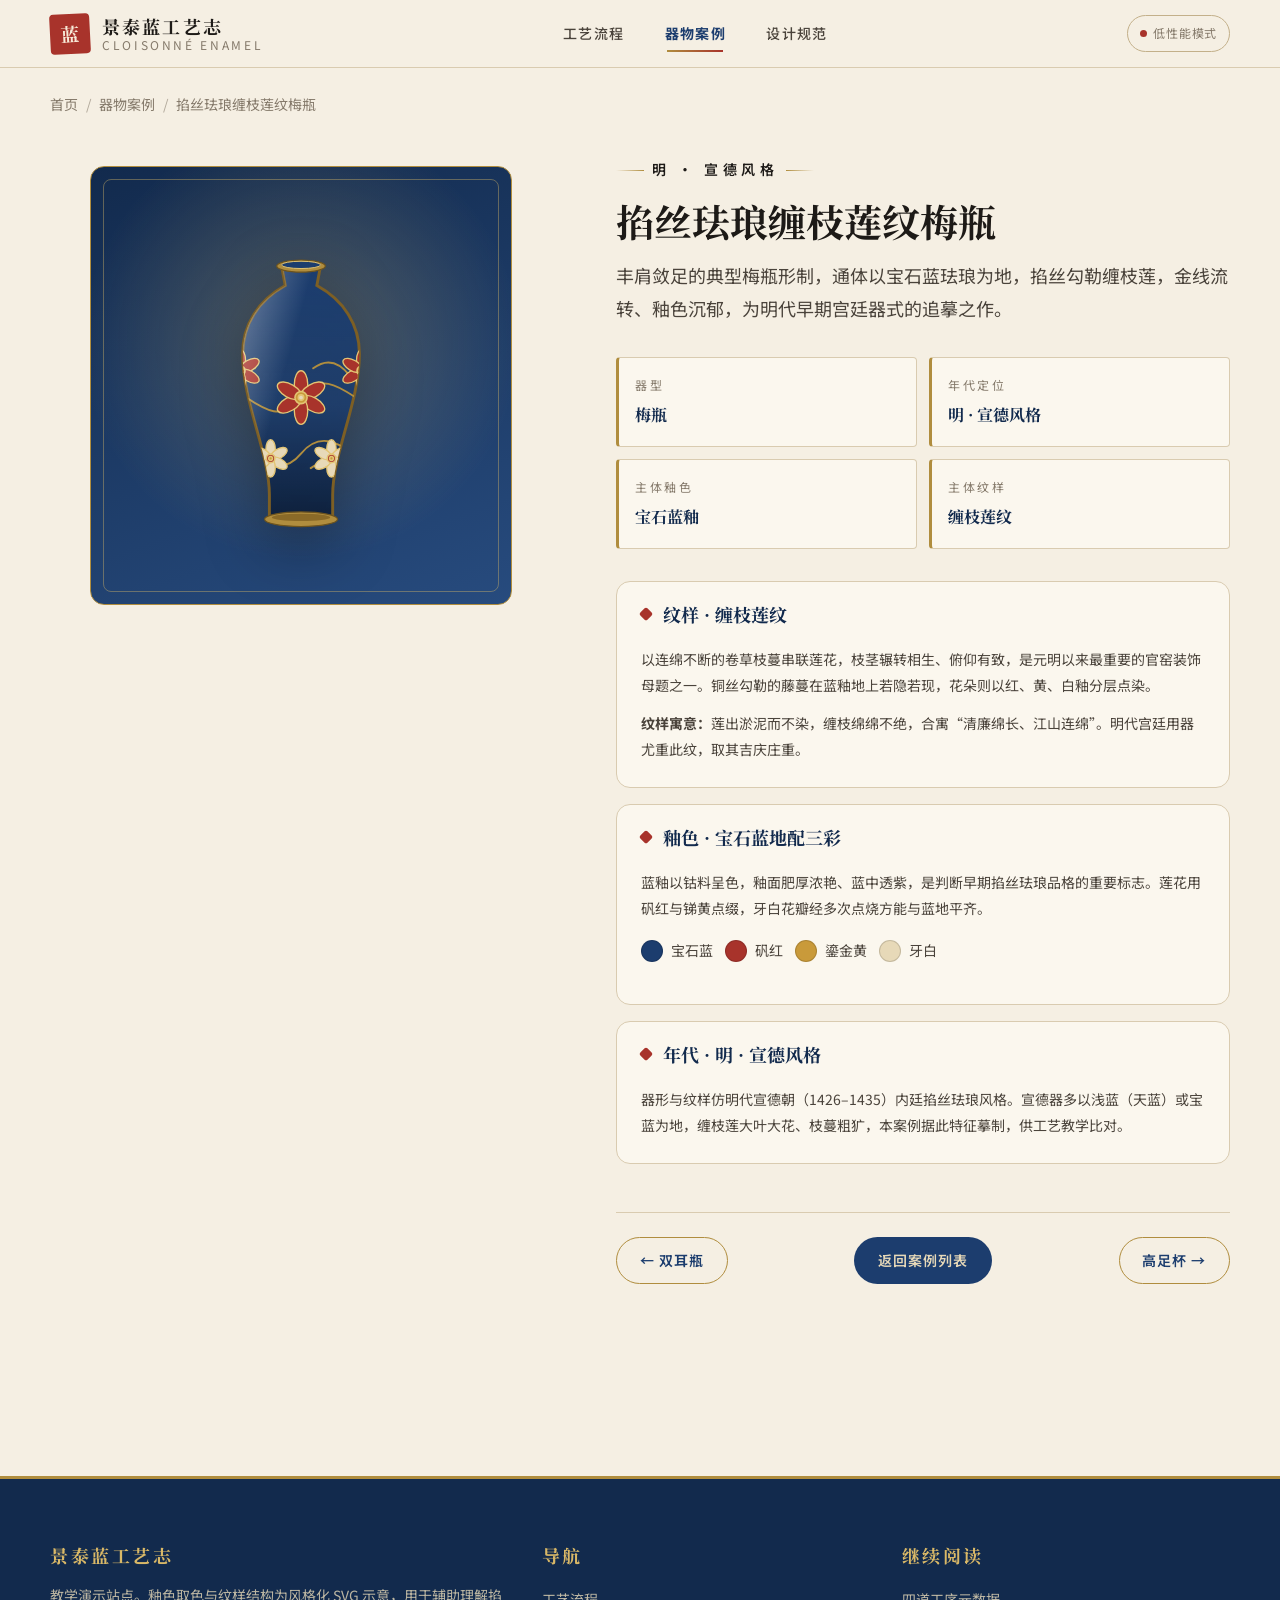
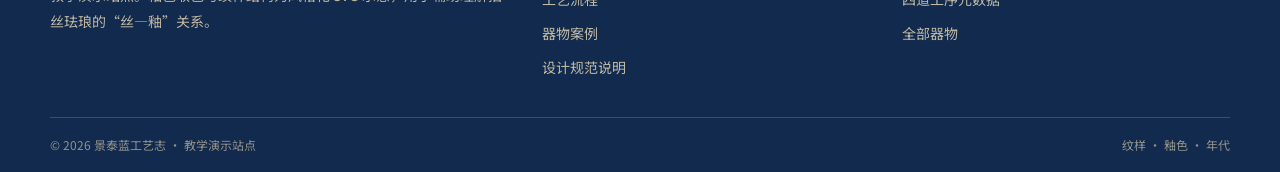
<file: detail.html>
<!DOCTYPE html>
<html lang="zh-CN">
<head>
  <meta charset="UTF-8">
  <meta name="viewport" content="width=device-width, initial-scale=1.0">
  <title>器物详情 · 景泰蓝工艺志</title>
  <meta name="description" content="景泰蓝器物详情：纹样构成与寓意、珐琅釉色搭配、年代定位与工艺背景。">
  <link rel="icon" href="data:image/svg+xml,%3Csvg xmlns='http://www.w3.org/2000/svg' viewBox='0 0 32 32'%3E%3Crect width='32' height='32' rx='5' fill='%23a8332b'/%3E%3Ctext x='16' y='23' font-size='20' text-anchor='middle' fill='%23f7ead8' font-family='serif' font-weight='bold'%3E蓝%3C/text%3E%3C/svg%3E">
  <link rel="preconnect" href="https://fonts.googleapis.com">
  <link rel="preconnect" href="https://fonts.gstatic.com" crossorigin>
  <link href="https://fonts.googleapis.com/css2?family=Noto+Serif+SC:wght@500;700;900&family=Noto+Sans+SC:wght@400;500;700&display=swap" rel="stylesheet">
  <link rel="stylesheet" href="assets/css/tokens.css">
  <link rel="stylesheet" href="assets/css/style.css">
</head>
<body>

  <header class="site-header">
    <div class="container header-inner">
      <a class="brand" href="index.html">
        <span class="brand-seal" aria-hidden="true">蓝</span>
        <span class="brand-text">
          <strong>景泰蓝工艺志</strong>
          <small>CLOISONNÉ ENAMEL</small>
        </span>
      </a>
      <nav class="main-nav" id="mainNav" aria-label="主导航">
        <a href="index.html">工艺流程</a>
        <a href="cases.html" aria-current="page">器物案例</a>
        <a href="design-spec.html">设计规范</a>
      </nav>
      <div class="header-tools">
        <button type="button" class="perf-toggle" aria-pressed="false" title="切换低性能模式">
          <span class="dot" aria-hidden="true"></span><span class="perf-label">标准模式</span>
        </button>
        <button type="button" class="nav-toggle" aria-label="打开导航菜单" aria-expanded="false" aria-controls="mainNav">
          <span></span>
        </button>
      </div>
    </div>
  </header>

  <main data-detail-root>
    <!-- 面包屑、器物大图、纹样/釉色/年代面板均由 app.js 依据 ?id= 渲染 -->
    <noscript>
      <div class="container" style="padding:4rem 0;">
        <p>本页需要启用 JavaScript 以读取器物数据。请返回 <a href="cases.html">器物案例列表</a>。</p>
      </div>
    </noscript>
  </main>

  <footer class="site-footer">
    <div class="container">
      <div class="footer-inner">
        <div>
          <h3>景泰蓝工艺志</h3>
          <p>教学演示站点。釉色取色与纹样结构为风格化 SVG 示意，用于辅助理解掐丝珐琅的“丝—釉”关系。</p>
        </div>
        <nav aria-label="页脚导航">
          <h3>导航</h3>
          <a href="index.html">工艺流程</a>
          <a href="cases.html">器物案例</a>
          <a href="design-spec.html">设计规范说明</a>
        </nav>
        <div>
          <h3>继续阅读</h3>
          <a href="index.html#process">四道工序元数据</a>
          <a href="cases.html">全部器物</a>
        </div>
      </div>
      <div class="footer-bottom">
        <span>© 2026 景泰蓝工艺志 · 教学演示站点</span>
        <span>纹样 · 釉色 · 年代</span>
      </div>
    </div>
  </footer>

  <script src="assets/js/data.js"></script>
  <script src="assets/js/svg.js"></script>
  <script src="assets/js/app.js"></script>
</body>
</html>
</file>
<file: assets/css/tokens.css>
/* ============================================================
   景泰蓝工艺网站 · 设计 Tokens
   Design Tokens — 颜色 / 字体 / 间距 / 圆角 / 阴影 / 动效
   所有页面组件只允许引用本文件中的变量
   ============================================================ */

:root {
  /* ---------- 品牌与釉色 ---------- */
  --color-ink: #1d1a17;                 /* 墨色：正文、标题 */
  --color-ink-soft: #4a433b;            /* 次级文字 */
  --color-ink-muted: #857a6b;           /* 辅助说明 */
  --color-paper: #f5efe3;               /* 宣纸底色 */
  --color-paper-deep: #ece3d0;          /* 更深的绢色 */
  --color-paper-card: #fbf7ee;          /* 卡片底 */

  --color-enamel-blue: #1c3d6e;         /* 珐琅蓝（主色） */
  --color-enamel-blue-deep: #122a4d;    /* 深珐琅蓝：页脚、头图 */
  --color-enamel-blue-bright: #2e5a96;  /* 亮珐琅蓝 */
  --color-enamel-red: #a8332b;          /* 矾红 */
  --color-enamel-red-soft: #c05243;
  --color-enamel-turq: #3f8e86;         /* 松石绿 */
  --color-enamel-green: #4f7a4e;        /* 草绿 */
  --color-enamel-yellow: #c99a3a;       /* 雄黄/鎏金辅助 */
  --color-enamel-cream: #e7d9b8;        /* 牙白 */

  --color-wire: #b08d3e;                /* 铜丝鎏金色 */
  --color-wire-bright: #d9b867;         /* 亮鎏金：描边高光 */
  --color-wire-deep: #7d5f24;

  --color-line: #d9cbb0;                /* 分隔细线（绢色） */
  --color-line-strong: #c3b08a;
  --color-focus: #c99a3a;

  /* ---------- 语义别名（组件统一引用） ---------- */
  --color-primary: var(--color-enamel-blue);
  --color-primary-deep: var(--color-enamel-blue-deep);
  --color-accent: var(--color-enamel-red);
  --color-gold: var(--color-wire);
  --color-gold-bright: var(--color-wire-bright);
  --color-text: var(--color-ink);
  --color-text-soft: var(--color-ink-soft);
  --color-text-muted: var(--color-ink-muted);
  --color-bg: var(--color-paper);
  --color-bg-deep: var(--color-paper-deep);
  --color-surface: var(--color-paper-card);
  --color-border: var(--color-line);

  /* ---------- 字体 ---------- */
  --font-serif: "Noto Serif SC", "Songti SC", "STSong", "SimSun", serif;
  --font-sans: "Noto Sans SC", "PingFang SC", "Microsoft YaHei", sans-serif;
  --fs-micro: 0.75rem;    /* 12px 元数据 */
  --fs-sm: 0.875rem;      /* 14px 辅助正文 */
  --fs-base: 1rem;        /* 16px 正文基准 */
  --fs-md: 1.125rem;      /* 18px */
  --fs-lg: 1.375rem;      /* 22px 卡片标题 */
  --fs-xl: 1.75rem;       /* 28px 区块标题 */
  --fs-2xl: 2.375rem;     /* 38px 页面标题 */
  --fs-hero: clamp(2.4rem, 6vw, 4rem); /* 首页大标题，随视口缩放 */
  --lh-tight: 1.35;
  --lh-base: 1.85;

  /* ---------- 间距（4px 基准网格） ---------- */
  --space-1: 0.25rem;
  --space-2: 0.5rem;
  --space-3: 0.75rem;
  --space-4: 1rem;
  --space-5: 1.5rem;
  --space-6: 2rem;
  --space-7: 3rem;
  --space-8: 4rem;
  --space-9: 6rem;
  --gutter: clamp(1rem, 4vw, 2.5rem);  /* 页面两侧留白 */
  --measure: 72ch;

  /* ---------- 圆角与阴影 ---------- */
  --radius-sm: 4px;
  --radius: 8px;
  --radius-lg: 14px;
  --radius-pill: 999px;
  --shadow-card: 0 2px 10px rgba(29, 26, 23, 0.08);
  --shadow-card-hover: 0 14px 34px rgba(18, 42, 77, 0.16);
  --shadow-header: 0 2px 0 rgba(176, 141, 62, 0.35);
  --ring: 0 0 0 3px rgba(201, 154, 58, 0.35);

  /* ---------- 描边（模拟铜丝勾线） ---------- */
  --wire: 1px solid var(--color-wire);
  --wire-thin: 1px solid var(--color-line);

  /* ---------- 动效 ---------- */
  --dur-fast: 160ms;
  --dur: 280ms;
  --dur-slow: 520ms;
  --ease-out: cubic-bezier(0.22, 0.61, 0.36, 1);
  --ease-inout: cubic-bezier(0.65, 0, 0.35, 1);

  /* ---------- 布局 ---------- */
  --header-h: 68px;
  --z-header: 100;
  --z-overlay: 200;
  --z-toast: 300;
  --maxw: 1180px;
}

/* ============================================================
   低性能模式：token 降级
   触发方式：html[data-perf="low"]（手动按钮 或 ?perf=low 或自动探测）
   ============================================================ */
html[data-perf="low"] {
  --dur-fast: 1ms;
  --dur: 1ms;
  --dur-slow: 1ms;
  --shadow-card: none;
  --shadow-card-hover: none;
  --shadow-header: none;
}

/* 用户系统级“减少动态效果”偏好时同样降级 */
@media (prefers-reduced-motion: reduce) {
  :root {
    --dur-fast: 1ms;
    --dur: 1ms;
    --dur-slow: 1ms;
  }
}
</file>
<file: assets/css/style.css>
/* ============================================================
   景泰蓝工艺网站 · 主样式
   依赖：tokens.css
   ============================================================ */

/* ---------- 基础重置 ---------- */
*, *::before, *::after { box-sizing: border-box; }
html { scroll-behavior: smooth; -webkit-text-size-adjust: 100%; }
body {
  margin: 0;
  font-family: var(--font-sans);
  font-size: var(--fs-base);
  line-height: var(--lh-base);
  color: var(--color-text);
  background-color: var(--color-bg);
  /* 绢纸纹理 + 极淡暖光，叠加在 token 底色之上 */
  background-image:
    radial-gradient(ellipse at 18% -10%, rgba(201, 154, 58, 0.10), transparent 55%),
    radial-gradient(ellipse at 85% 0%, rgba(28, 61, 110, 0.07), transparent 50%),
    url("data:image/svg+xml,%3Csvg xmlns='http://www.w3.org/2000/svg' width='140' height='140'%3E%3Cfilter id='n'%3E%3CfeTurbulence type='fractalNoise' baseFrequency='0.9' numOctaves='2'/%3E%3CfeColorMatrix values='0 0 0 0 0.45 0 0 0 0 0.36 0 0 0 0 0.22 0 0 0 0.045 0'/%3E%3C/filter%3E%3Crect width='140' height='140' filter='url(%23n)'/%3E%3C/svg%3E");
  background-attachment: fixed;
  min-height: 100vh;
}
html[data-perf="low"] body {
  background-image: none;
  background-attachment: scroll;
}
img, svg { display: block; max-width: 100%; }
a { color: var(--color-primary); text-decoration: none; }
a:hover { color: var(--color-accent); }
button { font: inherit; cursor: pointer; }
h1, h2, h3, h4 {
  font-family: var(--font-serif);
  font-weight: 700;
  line-height: var(--lh-tight);
  color: var(--color-text);
  margin: 0 0 var(--space-4);
}
p { margin: 0 0 var(--space-4); }
::selection { background: rgba(201, 154, 58, 0.35); }

:focus-visible { outline: none; box-shadow: var(--ring); border-radius: var(--radius-sm); }

.container {
  width: min(var(--maxw), 100% - 2 * var(--gutter));
  margin-inline: auto;
}

/* ---------- 通用区块 ---------- */
.section { padding: var(--space-8) 0; }
.section--tight { padding: var(--space-6) 0; }
.section-head { margin-bottom: var(--space-7); text-align: center; }
.section-head .eyebrow { margin-bottom: var(--space-2); }
.eyebrow {
  display: inline-flex; align-items: center; gap: var(--space-2);
  font-size: var(--fs-sm);
  letter-spacing: 0.32em;
  color: var(--color-gold-deep);
  text-transform: uppercase;
  font-weight: 600;
}
.eyebrow::before, .eyebrow::after {
  content: ""; width: 28px; height: 1px;
  background: linear-gradient(90deg, transparent, var(--color-gold));
}
.eyebrow::after { background: linear-gradient(90deg, var(--color-gold), transparent); }
.section-title { font-size: var(--fs-xl); margin-bottom: var(--space-3); }
.section-lead {
  max-width: 60ch; margin-inline: auto;
  color: var(--color-text-soft);
  font-size: var(--fs-md);
}

/* ---------- 按钮 ---------- */
.btn {
  display: inline-flex; align-items: center; justify-content: center; gap: var(--space-2);
  padding: 0.7em 1.6em;
  border-radius: var(--radius-pill);
  border: 1px solid transparent;
  font-size: var(--fs-sm);
  font-weight: 600;
  letter-spacing: 0.08em;
  transition:
    background-color var(--dur) var(--ease-out),
    color var(--dur) var(--ease-out),
    border-color var(--dur) var(--ease-out),
    transform var(--dur) var(--ease-out),
    box-shadow var(--dur) var(--ease-out);
}
.btn:active { transform: translateY(1px) scale(0.99); }
.btn--primary {
  background: var(--color-primary);
  color: var(--color-enamel-cream);
  box-shadow: var(--shadow-card);
}
.btn--primary:hover {
  background: var(--color-primary-deep);
  color: #fff;
  transform: translateY(-2px);
  box-shadow: var(--shadow-card-hover);
}
.btn--ghost {
  background: transparent;
  color: var(--color-primary);
  border-color: var(--color-wire);
}
.btn--ghost:hover {
  background: rgba(28, 61, 110, 0.06);
  border-color: var(--color-primary);
  transform: translateY(-2px);
}
.btn--gold {
  background: linear-gradient(135deg, var(--color-gold-bright), var(--color-gold));
  color: #2a2113;
}
.btn--gold:hover { transform: translateY(-2px); box-shadow: var(--shadow-card-hover); }

/* ---------- 页眉与导航 ---------- */
.site-header {
  position: sticky; top: 0; z-index: var(--z-header);
  height: var(--header-h);
  background: rgba(245, 239, 227, 0.92);
  backdrop-filter: blur(10px);
  -webkit-backdrop-filter: blur(10px);
  border-bottom: 1px solid var(--color-line);
  box-shadow: var(--shadow-header);
}
html[data-perf="low"] .site-header { backdrop-filter: none; background: var(--color-bg); }
.header-inner {
  height: 100%;
  display: flex; align-items: center; justify-content: space-between; gap: var(--space-4);
}
.brand { display: flex; align-items: center; gap: var(--space-3); color: var(--color-text); }
.brand:hover { color: var(--color-primary); }
.brand-seal {
  width: 40px; height: 40px; flex: none;
  display: grid; place-items: center;
  border-radius: var(--radius-sm);
  background: var(--color-accent);
  color: #f7ead8;
  font-family: var(--font-serif);
  font-weight: 700; font-size: 1.15rem; line-height: 1;
  box-shadow: inset 0 0 0 1px rgba(247, 234, 216, 0.5), var(--shadow-card);
  transform: rotate(-3deg);
  transition: transform var(--dur) var(--ease-out);
}
.brand:hover .brand-seal { transform: rotate(0deg) scale(1.06); }
.brand-text { display: flex; flex-direction: column; line-height: 1.25; }
.brand-text strong { font-family: var(--font-serif); font-size: var(--fs-md); letter-spacing: 0.12em; }
.brand-text small { font-size: var(--fs-micro); color: var(--color-text-muted); letter-spacing: 0.22em; }

.main-nav { display: flex; align-items: center; gap: var(--space-2); }
.main-nav a {
  position: relative;
  padding: var(--space-2) var(--space-4);
  color: var(--color-text-soft);
  font-size: var(--fs-sm);
  font-weight: 500;
  letter-spacing: 0.1em;
  border-radius: var(--radius-sm);
  transition: color var(--dur) var(--ease-out), background-color var(--dur) var(--ease-out);
}
.main-nav a::after {
  content: "";
  position: absolute; left: 50%; bottom: 2px;
  width: 0; height: 2px;
  background: linear-gradient(90deg, var(--color-gold), var(--color-accent));
  transition: width var(--dur) var(--ease-out), left var(--dur) var(--ease-out);
}
.main-nav a:hover { color: var(--color-primary); background: rgba(28, 61, 110, 0.05); }
.main-nav a:hover::after, .main-nav a[aria-current="page"]::after { width: 60%; left: 20%; }
.main-nav a[aria-current="page"] { color: var(--color-primary); font-weight: 700; }

.header-tools { display: flex; align-items: center; gap: var(--space-2); }
.perf-toggle {
  display: inline-flex; align-items: center; gap: 6px;
  padding: 6px 12px;
  border: 1px solid var(--color-line-strong);
  border-radius: var(--radius-pill);
  background: transparent;
  color: var(--color-text-muted);
  font-size: var(--fs-micro);
  letter-spacing: 0.06em;
  transition: all var(--dur) var(--ease-out);
}
.perf-toggle:hover { color: var(--color-primary); border-color: var(--color-primary); }
.perf-toggle .dot {
  width: 7px; height: 7px; border-radius: 50%;
  background: var(--color-enamel-green);
}
html[data-perf="low"] .perf-toggle .dot { background: var(--color-accent); }

.nav-toggle {
  display: none;
  width: 42px; height: 42px;
  border: 1px solid var(--color-line-strong);
  border-radius: var(--radius-sm);
  background: transparent;
  position: relative;
}
.nav-toggle span, .nav-toggle span::before, .nav-toggle span::after {
  content: ""; position: absolute; left: 10px; right: 10px; height: 2px;
  background: var(--color-ink);
  transition: transform var(--dur) var(--ease-out), opacity var(--dur);
}
.nav-toggle span { top: 50%; margin-top: -1px; }
.nav-toggle span::before { top: -7px; left: 0; right: 0; }
.nav-toggle span::after { top: 7px; left: 0; right: 0; }
.nav-toggle[aria-expanded="true"] span { background: transparent; }
.nav-toggle[aria-expanded="true"] span::before { transform: translateY(7px) rotate(45deg); }
.nav-toggle[aria-expanded="true"] span::after { transform: translateY(-7px) rotate(-45deg); }

/* ---------- 首页头图 ---------- */
.hero {
  position: relative;
  overflow: hidden;
  padding: clamp(3.5rem, 9vw, 7rem) 0;
  color: var(--color-enamel-cream);
  background:
    radial-gradient(circle at 78% 22%, rgba(217, 184, 103, 0.18), transparent 42%),
    radial-gradient(circle at 12% 85%, rgba(168, 51, 43, 0.16), transparent 45%),
    linear-gradient(150deg, var(--color-enamel-blue-deep) 0%, var(--color-enamel-blue) 58%, #244d84 100%);
}
.hero::before {
  /* 底纹缠枝剪影 */
  content: "";
  position: absolute; inset: 0;
  background-image: url("data:image/svg+xml,%3Csvg xmlns='http://www.w3.org/2000/svg' width='220' height='220'%3E%3Cg fill='none' stroke='%23d9b867' stroke-opacity='0.10' stroke-width='1.5'%3E%3Ccircle cx='110' cy='110' r='62'/%3E%3Ccircle cx='110' cy='110' r='40'/%3E%3Cpath d='M48 110c30-40 94-40 124 0-30 40-94 40-124 0z'/%3E%3Cpath d='M110 48c-40 30-40 94 0 124 40-30 40-94 0-124z'/%3E%3C/g%3E%3C/svg%3E");
  opacity: 0.9;
  pointer-events: none;
}
html[data-perf="low"] .hero::before { display: none; }
.hero-inner {
  position: relative;
  display: grid;
  grid-template-columns: 1.15fr 0.85fr;
  gap: var(--space-7);
  align-items: center;
}
.hero .eyebrow { color: var(--color-gold-bright); }
.hero .eyebrow::before, .hero .eyebrow::after {
  background: linear-gradient(90deg, transparent, var(--color-gold-bright));
}
.hero .eyebrow::after { background: linear-gradient(90deg, var(--color-gold-bright), transparent); }
.hero h1 {
  color: #fbf4e4;
  font-size: var(--fs-hero);
  letter-spacing: 0.06em;
  margin: var(--space-4) 0 var(--space-5);
  text-shadow: 0 2px 18px rgba(0, 0, 0, 0.35);
}
.hero h1 em {
  font-style: normal;
  background: linear-gradient(90deg, var(--color-gold-bright), #f0d690);
  -webkit-background-clip: text;
  background-clip: text;
  -webkit-text-fill-color: transparent;
}
.hero p.lead {
  font-size: var(--fs-md);
  color: rgba(231, 217, 184, 0.9);
  max-width: 46ch;
}
.hero-actions { display: flex; flex-wrap: wrap; gap: var(--space-3); margin-top: var(--space-6); }
.hero .btn--ghost { color: #f0e2c4; border-color: rgba(217, 184, 103, 0.6); }
.hero .btn--ghost:hover { background: rgba(217, 184, 103, 0.14); border-color: var(--color-gold-bright); }
.hero-art {
  position: relative;
  display: grid; place-items: center;
}
.hero-art::after {
  content: "";
  position: absolute; width: 78%; aspect-ratio: 1; border-radius: 50%;
  border: 1px solid rgba(217, 184, 103, 0.35);
  box-shadow: 0 0 60px rgba(217, 184, 103, 0.18) inset;
  animation: slow-spin 40s linear infinite;
}
html[data-perf="low"] .hero-art::after { animation: none; }
.hero-art .vessel-stage {
  width: min(300px, 80%);
  filter: drop-shadow(0 24px 38px rgba(0, 0, 0, 0.4));
  animation: float-y 6s ease-in-out infinite;
}
html[data-perf="low"] .hero-art .vessel-stage { animation: none; }

@keyframes slow-spin { to { transform: rotate(360deg); } }
@keyframes float-y { 0%, 100% { transform: translateY(0); } 50% { transform: translateY(-12px); } }

/* 首页四工序下的快速数据条 */
.hero-meta {
  display: flex; flex-wrap: wrap; gap: var(--space-5);
  margin-top: var(--space-7);
  padding-top: var(--space-5);
  border-top: 1px solid rgba(217, 184, 103, 0.3);
}
.hero-meta div { display: flex; flex-direction: column; }
.hero-meta b {
  font-family: var(--font-serif);
  font-size: var(--fs-lg);
  color: var(--color-gold-bright);
}
.hero-meta span { font-size: var(--fs-micro); color: rgba(231, 217, 184, 0.75); letter-spacing: 0.14em; }

/* ---------- 工艺流程时间线（首页核心） ---------- */
.process-wrap { position: relative; }
.process-track {
  display: grid;
  grid-template-columns: repeat(4, 1fr);
  gap: var(--space-5);
}
.process-step {
  position: relative;
  background: var(--color-surface);
  border: var(--wire-thin);
  border-top: 3px solid var(--color-gold);
  border-radius: var(--radius-lg);
  padding: var(--space-6) var(--space-5) var(--space-5);
  box-shadow: var(--shadow-card);
  transition: transform var(--dur) var(--ease-out), box-shadow var(--dur) var(--ease-out), border-color var(--dur);
}
.process-step::before {
  content: attr(data-step);
  position: absolute; top: -18px; left: 50%;
  transform: translateX(-50%);
  width: 38px; height: 38px;
  display: grid; place-items: center;
  border-radius: 50%;
  background: linear-gradient(135deg, var(--color-gold-bright), var(--color-gold-deep));
  color: #fff;
  font-family: var(--font-serif);
  font-weight: 700;
  font-size: var(--fs-md);
  box-shadow: 0 3px 10px rgba(125, 95, 36, 0.45);
  border: 2px solid var(--color-paper-card);
}
.process-step:hover {
  transform: translateY(-8px);
  box-shadow: var(--shadow-card-hover);
  border-top-color: var(--color-accent);
}
.process-step h3 {
  text-align: center;
  font-size: var(--fs-lg);
  margin: var(--space-3) 0 var(--space-2);
  color: var(--color-primary-deep);
}
.process-step .step-sub {
  text-align: center;
  display: block;
  font-size: var(--fs-micro);
  letter-spacing: 0.28em;
  color: var(--color-text-muted);
  margin-bottom: var(--space-4);
}
.process-step p.desc { font-size: var(--fs-sm); color: var(--color-text-soft); }
.step-icon {
  width: 64px; height: 64px; margin: var(--space-4) auto 0;
  color: var(--color-gold-deep);
}
.step-icon svg { width: 100%; height: 100%; }

/* 材料 / 温度 / 时长元数据卡 */
.step-meta {
  margin-top: var(--space-4);
  border-top: 1px dashed var(--color-line-strong);
  padding-top: var(--space-4);
  display: grid;
  gap: var(--space-2);
}
.meta-row {
  display: grid;
  grid-template-columns: 22px 4.2em 1fr;
  align-items: baseline;
  gap: var(--space-2);
  font-size: var(--fs-sm);
}
.meta-row .meta-ic { color: var(--color-accent); justify-self: center; }
.meta-row dt {
  color: var(--color-text-muted);
  font-size: var(--fs-micro);
  letter-spacing: 0.12em;
}
.meta-row dd { margin: 0; color: var(--color-text); font-weight: 600; }
.meta-row dd .temp-hot { color: var(--color-accent); }

/* ---------- 材料条 ---------- */
.materials-band {
  background: var(--color-primary-deep);
  color: var(--color-enamel-cream);
}
.materials-band .section-title { color: #fbf4e4; }
.materials-band .section-lead { color: rgba(231, 217, 184, 0.85); }
.material-grid {
  display: grid;
  grid-template-columns: repeat(4, 1fr);
  gap: var(--space-4);
}
.material-card {
  padding: var(--space-5);
  border: 1px solid rgba(217, 184, 103, 0.35);
  border-radius: var(--radius);
  background: rgba(255, 255, 255, 0.04);
  transition: transform var(--dur) var(--ease-out), background-color var(--dur), border-color var(--dur);
}
.material-card:hover {
  transform: translateY(-4px);
  background: rgba(217, 184, 103, 0.1);
  border-color: var(--color-gold-bright);
}
.material-card h3 { color: var(--color-gold-bright); font-size: var(--fs-md); margin-bottom: var(--space-2); }
.material-card p { font-size: var(--fs-sm); color: rgba(231, 217, 184, 0.82); margin: 0; }

/* ---------- 案例卡片 / 网格 / 筛选 ---------- */
.filters {
  display: flex; flex-wrap: wrap;
  justify-content: center;
  gap: var(--space-2);
  margin-bottom: var(--space-7);
}
.filter-group {
  display: inline-flex; flex-wrap: wrap; justify-content: center;
  gap: 6px;
  padding: 6px;
  border: 1px solid var(--color-line);
  border-radius: var(--radius-pill);
  background: var(--color-surface);
}
.filter-group .group-label {
  align-self: center;
  padding: 0 var(--space-3);
  font-size: var(--fs-micro);
  letter-spacing: 0.2em;
  color: var(--color-text-muted);
}
.chip {
  border: 1px solid transparent;
  background: transparent;
  color: var(--color-text-soft);
  padding: 0.45em 1.1em;
  border-radius: var(--radius-pill);
  font-size: var(--fs-sm);
  transition: all var(--dur) var(--ease-out);
}
.chip:hover { color: var(--color-primary); background: rgba(28, 61, 110, 0.07); }
.chip[aria-pressed="true"] {
  background: var(--color-primary);
  color: var(--color-enamel-cream);
  box-shadow: var(--shadow-card);
}
.chip[aria-pressed="true"]:hover { color: #fff; }

.case-grid {
  display: grid;
  grid-template-columns: repeat(3, 1fr);
  gap: var(--space-6);
}
.case-card {
  position: relative;
  display: flex; flex-direction: column;
  background: var(--color-surface);
  border: var(--wire-thin);
  border-radius: var(--radius-lg);
  overflow: hidden;
  box-shadow: var(--shadow-card);
  color: var(--color-text);
  transition: transform var(--dur) var(--ease-out), box-shadow var(--dur) var(--ease-out), border-color var(--dur);
}
.case-card:hover {
  transform: translateY(-8px);
  box-shadow: var(--shadow-card-hover);
  border-color: var(--color-gold);
  color: var(--color-text);
}
.case-card .art {
  position: relative;
  aspect-ratio: 5 / 4;
  background:
    radial-gradient(circle at 50% 38%, rgba(217, 184, 103, 0.25), transparent 62%),
    linear-gradient(160deg, #e9ddc4, #dccba6);
  display: grid; place-items: center;
  overflow: hidden;
}
.case-card .art svg {
  width: 74%;
  transition: transform var(--dur-slow) var(--ease-out);
}
.case-card:hover .art svg { transform: scale(1.07) rotate(-1deg); }
.case-card .art::after {
  content: "";
  position: absolute; inset: 0;
  background: linear-gradient(115deg, transparent 30%, rgba(255, 255, 255, 0.28) 45%, transparent 60%);
  transform: translateX(-120%);
  transition: transform 700ms var(--ease-out);
  pointer-events: none;
}
.case-card:hover .art::after { transform: translateX(120%); }
html[data-perf="low"] .case-card .art::after { display: none; }

.case-card .card-body { padding: var(--space-5); display: flex; flex-direction: column; gap: var(--space-3); flex: 1; }
.case-card h3 { font-size: var(--fs-lg); margin: 0; }
.case-card .card-desc { font-size: var(--fs-sm); color: var(--color-text-soft); margin: 0; flex: 1; }
.tag-row { display: flex; flex-wrap: wrap; gap: 6px; }
.tag {
  display: inline-flex; align-items: center;
  padding: 3px 10px;
  font-size: var(--fs-micro);
  letter-spacing: 0.08em;
  border-radius: var(--radius-sm);
  border: 1px solid var(--color-line-strong);
  color: var(--color-text-muted);
  background: rgba(255, 255, 255, 0.4);
}
.tag--era { color: var(--color-accent); border-color: rgba(168, 51, 43, 0.4); background: rgba(168, 51, 43, 0.06); }
.tag--shape { color: var(--color-primary); border-color: rgba(28, 61, 110, 0.35); background: rgba(28, 61, 110, 0.05); }
.card-more {
  margin-top: auto;
  display: inline-flex; align-items: center; gap: 6px;
  font-size: var(--fs-sm);
  font-weight: 600;
  color: var(--color-primary);
}
.case-card:hover .card-more { color: var(--color-accent); }
.card-more .arrow { transition: transform var(--dur) var(--ease-out); }
.case-card:hover .card-more .arrow { transform: translateX(5px); }

.no-result {
  display: none;
  text-align: center;
  padding: var(--space-8) var(--space-5);
  color: var(--color-text-muted);
  border: 1px dashed var(--color-line-strong);
  border-radius: var(--radius-lg);
  grid-column: 1 / -1;
}
.no-result.is-visible { display: block; }

/* 懒加载占位 */
.art .lazy-art, .art .art-skeleton { transition: opacity var(--dur-slow) var(--ease-out); }
.art-skeleton {
  position: absolute; inset: 0;
  background: linear-gradient(100deg, #e4d8bd 25%, #efe6d1 50%, #e4d8bd 75%);
  background-size: 200% 100%;
  animation: shimmer 1.4s infinite linear;
}
@keyframes shimmer { to { background-position: -200% 0; } }
html[data-perf="low"] .art-skeleton { animation: none; }
.lazy-art { opacity: 0; }
.lazy-art.is-loaded { opacity: 1; }

/* ---------- 详情页 ---------- */
.breadcrumb {
  display: flex; flex-wrap: wrap; align-items: center; gap: var(--space-2);
  padding: var(--space-5) 0 0;
  font-size: var(--fs-sm);
  color: var(--color-text-muted);
}
.breadcrumb a { color: var(--color-text-muted); }
.breadcrumb a:hover { color: var(--color-primary); }
.breadcrumb .sep { opacity: 0.6; }

.detail-layout {
  display: grid;
  grid-template-columns: 0.9fr 1.1fr;
  gap: var(--space-8);
  align-items: start;
  padding: var(--space-6) 0 var(--space-9);
}
.detail-art {
  position: sticky; top: calc(var(--header-h) + var(--space-5));
  background:
    radial-gradient(circle at 50% 40%, rgba(217, 184, 103, 0.3), transparent 65%),
    linear-gradient(160deg, var(--color-primary-deep), #274b7e);
  border: var(--wire);
  border-radius: var(--radius-lg);
  padding: var(--space-7) var(--space-6);
  display: grid; place-items: center;
  box-shadow: var(--shadow-card-hover);
  overflow: hidden;
}
.detail-art::before {
  content: "";
  position: absolute; inset: 12px;
  border: 1px solid rgba(217, 184, 103, 0.4);
  border-radius: var(--radius);
  pointer-events: none;
}
.detail-art svg { width: min(300px, 82%); position: relative; filter: drop-shadow(0 18px 30px rgba(0,0,0,0.35)); }
.detail-title .eyebrow { margin-bottom: var(--space-3); }
.detail-title h1 { font-size: var(--fs-2xl); margin-bottom: var(--space-3); }
.detail-summary { font-size: var(--fs-md); color: var(--color-text-soft); }

/* 元数据信息表 */
.fact-table {
  display: grid;
  grid-template-columns: repeat(2, 1fr);
  gap: var(--space-3);
  margin: var(--space-6) 0;
}
.fact {
  border: var(--wire-thin);
  border-left: 3px solid var(--color-gold);
  border-radius: var(--radius-sm);
  background: var(--color-surface);
  padding: var(--space-4);
}
.fact dt {
  font-size: var(--fs-micro);
  letter-spacing: 0.22em;
  color: var(--color-text-muted);
  margin-bottom: 4px;
}
.fact dd { margin: 0; font-weight: 700; font-family: var(--font-serif); color: var(--color-primary-deep); }

/* 纹样 / 釉色 / 年代 三个说明面板 */
.detail-panels { display: grid; gap: var(--space-4); margin-top: var(--space-6); }
.detail-panel {
  border: var(--wire-thin);
  border-radius: var(--radius-lg);
  background: var(--color-surface);
  overflow: hidden;
  box-shadow: var(--shadow-card);
  transition: box-shadow var(--dur) var(--ease-out), transform var(--dur) var(--ease-out);
}
.detail-panel:hover { box-shadow: var(--shadow-card-hover); }
.detail-panel > summary {
  list-style: none;
  display: flex; align-items: center; gap: var(--space-3);
  padding: var(--space-4) var(--space-5);
  cursor: pointer;
  font-family: var(--font-serif);
  font-weight: 700;
  font-size: var(--fs-md);
  color: var(--color-primary-deep);
  user-select: none;
}
.detail-panel > summary::-webkit-details-marker { display: none; }
.detail-panel > summary::before {
  content: "";
  width: 10px; height: 10px;
  border: 2px solid var(--color-gold);
  border-radius: 2px;
  transform: rotate(45deg);
  transition: background-color var(--dur), transform var(--dur) var(--ease-out);
}
.detail-panel[open] > summary::before { background: var(--color-accent); border-color: var(--color-accent); }
.detail-panel .panel-body {
  padding: 0 var(--space-5) var(--space-5);
  color: var(--color-text-soft);
  font-size: var(--fs-sm);
}
.detail-panel .panel-body p { margin-bottom: var(--space-3); }
.detail-panel .panel-body p:last-child { margin-bottom: 0; }

.swatch-row { display: flex; flex-wrap: wrap; gap: var(--space-3); margin: var(--space-4) 0; }
.swatch {
  display: flex; align-items: center; gap: var(--space-2);
  font-size: var(--fs-sm);
}
.swatch i {
  width: 22px; height: 22px; border-radius: 50%;
  border: 1px solid rgba(0,0,0,0.15);
  box-shadow: inset 0 0 0 2px rgba(255,255,255,0.55), var(--shadow-card);
}
.swatch span { color: var(--color-text-soft); }

.snapshot-note {
  display: none;
  align-items: center; gap: var(--space-2);
  margin: var(--space-4) 0 0;
  padding: var(--space-3) var(--space-4);
  border: 1px dashed var(--color-line-strong);
  border-radius: var(--radius-sm);
  background: rgba(201, 154, 58, 0.08);
  font-size: var(--fs-sm);
  color: var(--color-text-soft);
}
.snapshot-note.is-visible { display: flex; }
.snapshot-note b { color: var(--color-gold-deep); }

.detail-nav {
  display: flex; justify-content: space-between; gap: var(--space-4);
  margin-top: var(--space-7);
  padding-top: var(--space-5);
  border-top: var(--wire-thin);
}

/* ---------- 设计规范页 ---------- */
.spec-layout {
  display: grid;
  grid-template-columns: 230px 1fr;
  gap: var(--space-7);
  padding: var(--space-7) 0 var(--space-9);
  align-items: start;
}
.spec-toc {
  position: sticky; top: calc(var(--header-h) + var(--space-5));
  border: var(--wire-thin);
  border-radius: var(--radius-lg);
  background: var(--color-surface);
  padding: var(--space-4);
  box-shadow: var(--shadow-card);
}
.spec-toc h2 { font-size: var(--fs-sm); letter-spacing: 0.24em; color: var(--color-text-muted); margin: 0 var(--space-2) var(--space-3); }
.spec-toc a {
  display: block;
  padding: 8px 12px;
  border-radius: var(--radius-sm);
  font-size: var(--fs-sm);
  color: var(--color-text-soft);
  border-left: 2px solid transparent;
  transition: all var(--dur) var(--ease-out);
}
.spec-toc a:hover { background: rgba(28,61,110,0.06); color: var(--color-primary); }
.spec-toc a.is-active { color: var(--color-primary); font-weight: 700; border-left-color: var(--color-accent); }

.spec-doc { display: grid; gap: var(--space-7); }
.spec-section {
  scroll-margin-top: calc(var(--header-h) + var(--space-4));
  border: var(--wire-thin);
  border-radius: var(--radius-lg);
  background: var(--color-surface);
  padding: clamp(var(--space-5), 4vw, var(--space-7));
  box-shadow: var(--shadow-card);
}
.spec-section h2 {
  font-size: var(--fs-xl);
  padding-bottom: var(--space-3);
  margin-bottom: var(--space-5);
  border-bottom: 2px solid var(--color-gold);
  display: flex; align-items: baseline; gap: var(--space-3);
}
.spec-section h2 .no {
  font-size: var(--fs-sm);
  color: var(--color-gold-deep);
  font-family: var(--font-sans);
  letter-spacing: 0.2em;
}
.spec-section h3 { font-size: var(--fs-lg); margin: var(--space-6) 0 var(--space-3); color: var(--color-primary-deep); }
.spec-section h3:first-of-type { margin-top: 0; }
.spec-section p, .spec-section li { color: var(--color-text-soft); }
.spec-section ul { padding-left: 1.3em; }
.spec-section li { margin-bottom: var(--space-2); }
.code-block {
  margin: var(--space-4) 0;
  background: #221d17;
  color: #e8ddc4;
  border-radius: var(--radius);
  padding: var(--space-4) var(--space-5);
  font-family: ui-monospace, "SFMono-Regular", Menlo, Consolas, monospace;
  font-size: 0.82rem;
  line-height: 1.7;
  overflow-x: auto;
  border: 1px solid #3a3125;
}
.code-block code { font-family: inherit; }
.code-block .tok-c { color: #9c8d6c; }
.code-block .tok-v { color: #d9b867; }

.demo-block {
  border: 1px dashed var(--color-line-strong);
  border-radius: var(--radius);
  padding: var(--space-5);
  margin: var(--space-4) 0;
  background: rgba(255, 255, 255, 0.45);
  display: grid;
  gap: var(--space-4);
}
.demo-row { display: flex; flex-wrap: wrap; align-items: center; gap: var(--space-3); }
.demo-cap {
  font-size: var(--fs-micro);
  letter-spacing: 0.18em;
  color: var(--color-text-muted);
  margin: 0 0 -8px;
}

/* 色板 */
.swatch-grid { display: grid; grid-template-columns: repeat(auto-fill, minmax(150px, 1fr)); gap: var(--space-3); margin: var(--space-4) 0; }
.swatch-tile { border: var(--wire-thin); border-radius: var(--radius); overflow: hidden; background: var(--color-paper-card); }
.swatch-tile i { display: block; height: 56px; border-bottom: 1px solid rgba(0,0,0,0.08); }
.swatch-tile .sw-meta { padding: 8px 10px; }
.swatch-tile b { display: block; font-size: var(--fs-sm); }
.swatch-tile code { font-size: 0.72rem; color: var(--color-text-muted); }

.type-scale { display: grid; gap: var(--space-3); margin: var(--space-4) 0; }
.type-row {
  display: grid; grid-template-columns: 96px 1fr; gap: var(--space-4);
  align-items: baseline;
  border-bottom: 1px dashed var(--color-line);
  padding-bottom: var(--space-3);
}
.type-row .type-name { font-size: var(--fs-micro); color: var(--color-text-muted); letter-spacing: 0.12em; }
.type-row .type-sample { font-family: var(--font-serif); }

.token-table {
  width: 100%; border-collapse: collapse; margin: var(--space-4) 0;
  font-size: var(--fs-sm);
}
.token-table th, .token-table td {
  text-align: left;
  padding: 10px 12px;
  border-bottom: 1px solid var(--color-line);
}
.token-table th {
  font-size: var(--fs-micro);
  letter-spacing: 0.16em;
  color: var(--color-text-muted);
  background: rgba(201, 154, 58, 0.08);
}
.token-table code {
  background: rgba(28, 61, 110, 0.07);
  padding: 1px 6px;
  border-radius: 4px;
  color: var(--color-primary-deep);
}
.token-table td code { white-space: nowrap; }

/* 真实组件引用块（规范页锚点跳到实际页面组件） */
.live-ref {
  display: flex; align-items: center; justify-content: space-between; gap: var(--space-3);
  flex-wrap: wrap;
  margin: var(--space-3) 0;
  padding: var(--space-3) var(--space-4);
  border-left: 3px solid var(--color-enamel-turq);
  background: rgba(63, 142, 134, 0.08);
  border-radius: 0 var(--radius-sm) var(--radius-sm) 0;
  font-size: var(--fs-sm);
}
.live-ref a { font-weight: 700; white-space: nowrap; }

/* ---------- 滚动显现 ---------- */
.reveal {
  transition: opacity var(--dur-slow) var(--ease-out), transform var(--dur-slow) var(--ease-out);
}
/* 渐进增强：只有 JS 判定可做滚动动效时才加 .js-anim，元素才初始隐藏；
   无 JS / 不支持 IntersectionObserver / 低性能下内容默认可见 */
html.js-anim .reveal {
  opacity: 0;
  transform: translateY(34px);
  will-change: opacity, transform;
}
html.js-anim .reveal[data-reveal="left"] { transform: translateX(-44px); }
html.js-anim .reveal[data-reveal="right"] { transform: translateX(44px); }
html.js-anim .reveal[data-reveal="zoom"] { transform: scale(0.94); }
html.js-anim .reveal.is-inview { opacity: 1; transform: none; }

/* ---------- 通知 toast ---------- */
.toast {
  position: fixed; left: 50%; bottom: var(--space-6);
  transform: translate(-50%, 140%);
  z-index: var(--z-toast);
  background: var(--color-primary-deep);
  color: var(--color-enamel-cream);
  padding: 0.8em 1.4em;
  border-radius: var(--radius-pill);
  border: 1px solid rgba(217, 184, 103, 0.5);
  font-size: var(--fs-sm);
  box-shadow: var(--shadow-card-hover);
  transition: transform var(--dur) var(--ease-out);
  pointer-events: none;
  max-width: calc(100vw - 2rem);
  text-align: center;
}
.toast.is-show { transform: translate(-50%, 0); }

/* ---------- 页脚 ---------- */
.site-footer {
  margin-top: var(--space-9);
  background: var(--color-primary-deep);
  color: rgba(231, 217, 184, 0.8);
  border-top: 3px solid var(--color-gold);
}
.footer-inner {
  display: grid;
  grid-template-columns: 1.4fr 1fr 1fr;
  gap: var(--space-6);
  padding: var(--space-8) 0 var(--space-6);
}
.site-footer h3 { color: var(--color-gold-bright); font-size: var(--fs-md); letter-spacing: 0.14em; }
.site-footer a { color: rgba(231, 217, 184, 0.82); font-size: var(--fs-sm); display: block; padding: 4px 0; }
.site-footer a:hover { color: #fff; }
.site-footer p { font-size: var(--fs-sm); }
.footer-bottom {
  border-top: 1px solid rgba(217, 184, 103, 0.25);
  padding: var(--space-4) 0;
  display: flex; justify-content: space-between; gap: var(--space-3); flex-wrap: wrap;
  font-size: var(--fs-micro);
  color: rgba(231, 217, 184, 0.6);
}

/* ---------- 响应式 ---------- */
@media (max-width: 1024px) {
  .process-track { grid-template-columns: repeat(2, 1fr); gap: var(--space-6) var(--space-5); }
  .material-grid { grid-template-columns: repeat(2, 1fr); }
  .case-grid { grid-template-columns: repeat(2, 1fr); }
  .hero-inner { grid-template-columns: 1fr; }
  .hero-art { order: -1; }
  .hero-art .vessel-stage { width: min(220px, 60%); }
  .detail-layout { grid-template-columns: 1fr; gap: var(--space-6); }
  .detail-art { position: static; }
  .detail-art svg { width: min(240px, 60%); }
  .spec-layout { grid-template-columns: 1fr; }
  .spec-toc { position: static; display: none; }
  .footer-inner { grid-template-columns: 1fr 1fr; }
}

@media (max-width: 720px) {
  :root { --header-h: 60px; }
  .nav-toggle { display: block; }
  .main-nav {
    position: absolute; top: var(--header-h); left: 0; right: 0;
    flex-direction: column; align-items: stretch;
    gap: 0;
    background: var(--color-bg);
    border-bottom: 1px solid var(--color-line);
    box-shadow: var(--shadow-card-hover);
    padding: var(--space-3);
    transform: translateY(-12px);
    opacity: 0;
    visibility: hidden;
    transition: transform var(--dur) var(--ease-out), opacity var(--dur), visibility var(--dur);
  }
  .main-nav.is-open { transform: translateY(0); opacity: 1; visibility: visible; }
  .main-nav a { padding: var(--space-3) var(--space-4); }
  .main-nav a::after { display: none; }
  .brand-text small { display: none; }
  .process-track { grid-template-columns: 1fr; }
  .material-grid { grid-template-columns: 1fr; }
  .case-grid { grid-template-columns: 1fr; }
  .fact-table { grid-template-columns: 1fr; }
  .footer-inner { grid-template-columns: 1fr; }
  .section { padding: var(--space-7) 0; }
  .filter-group { width: 100%; border-radius: var(--radius); }
  .hero-meta { gap: var(--space-4); }
  .detail-nav { flex-direction: column; }
}

/* ---------- 低性能 / 减弱动效 总降级 ---------- */
html[data-perf="low"] *,
html[data-perf="low"] *::before,
html[data-perf="low"] *::after {
  animation-duration: 0.001ms !important;
  animation-iteration-count: 1 !important;
  transition-duration: 0.001ms !important;
  scroll-behavior: auto !important;
}
html[data-perf="low"] .case-card:hover { transform: none; }
html[data-perf="low"] .process-step:hover { transform: none; }
html[data-perf="low"] .material-card:hover { transform: none; }
@media (prefers-reduced-motion: reduce) {
  html { scroll-behavior: auto; }
  *, *::before, *::after { animation-duration: 0.001ms !important; transition-duration: 0.001ms !important; }
}

/* 打印 */
@media print {
  .site-header, .site-footer, .toast, .perf-toggle, .nav-toggle { display: none !important; }
  body { background: #fff; }
  .spec-layout, .detail-layout { display: block; }
}
</file>
